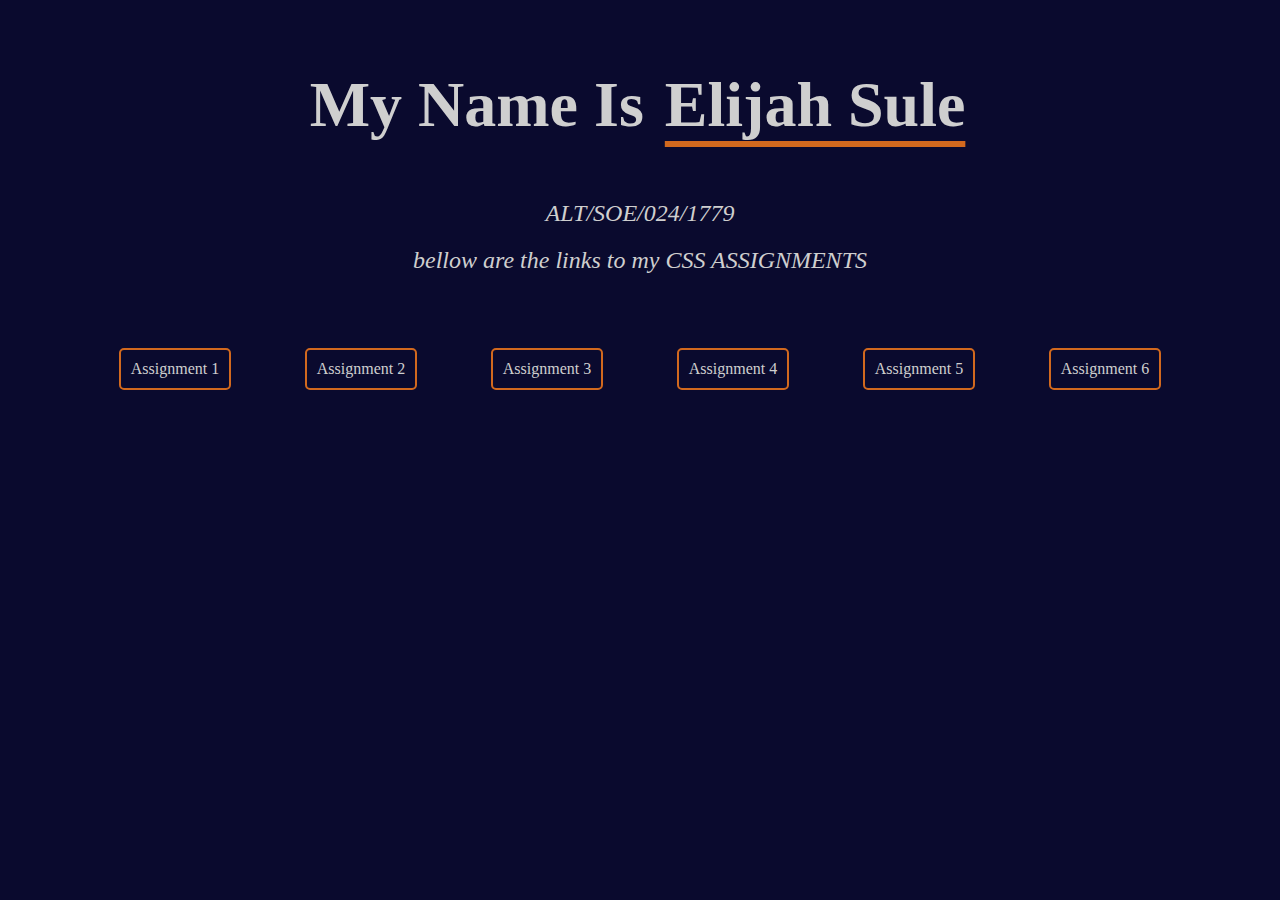
<file: index.html>
<!DOCTYPE html>
<html lang="en">
<head>
    <meta charset="UTF-8">
    <meta name="viewport" content="width=device-width, initial-scale=1.0">
    <title>Home Page</title>
    <link rel="stylesheet" href="home.css">
</head>
<body>
    <div class="home-container">
        <header>
            <h1>my name is <span class="name">elijah sule</span></h1>
        </header>
       <div class="hero">
        <p>ALT/SOE/024/1779</p>
        <P>bellow are the links to my CSS ASSIGNMENTS</P>
       </div>
        <main>
            <ul>
                <li><a href="./Assignment 1/exercise1.html">Assignment 1</a></li>
                <li><a href="./Assignment 2/exercise2.html">Assignment 2</a></li>
                <li><a href="./Assignment 3/index.html">Assignment 3</a></li>
                <li><a href="./Assignment 4/index.html">Assignment 4</a></li>
                <li><a href="./Assignment 5/index.html">Assignment 5</a></li>
                <li><a href="./Assignment 6/index.html">Assignment 6</a></li>
            </ul>
            </ul>
        </main>
    </div>
    
</body>
</html>
</file>
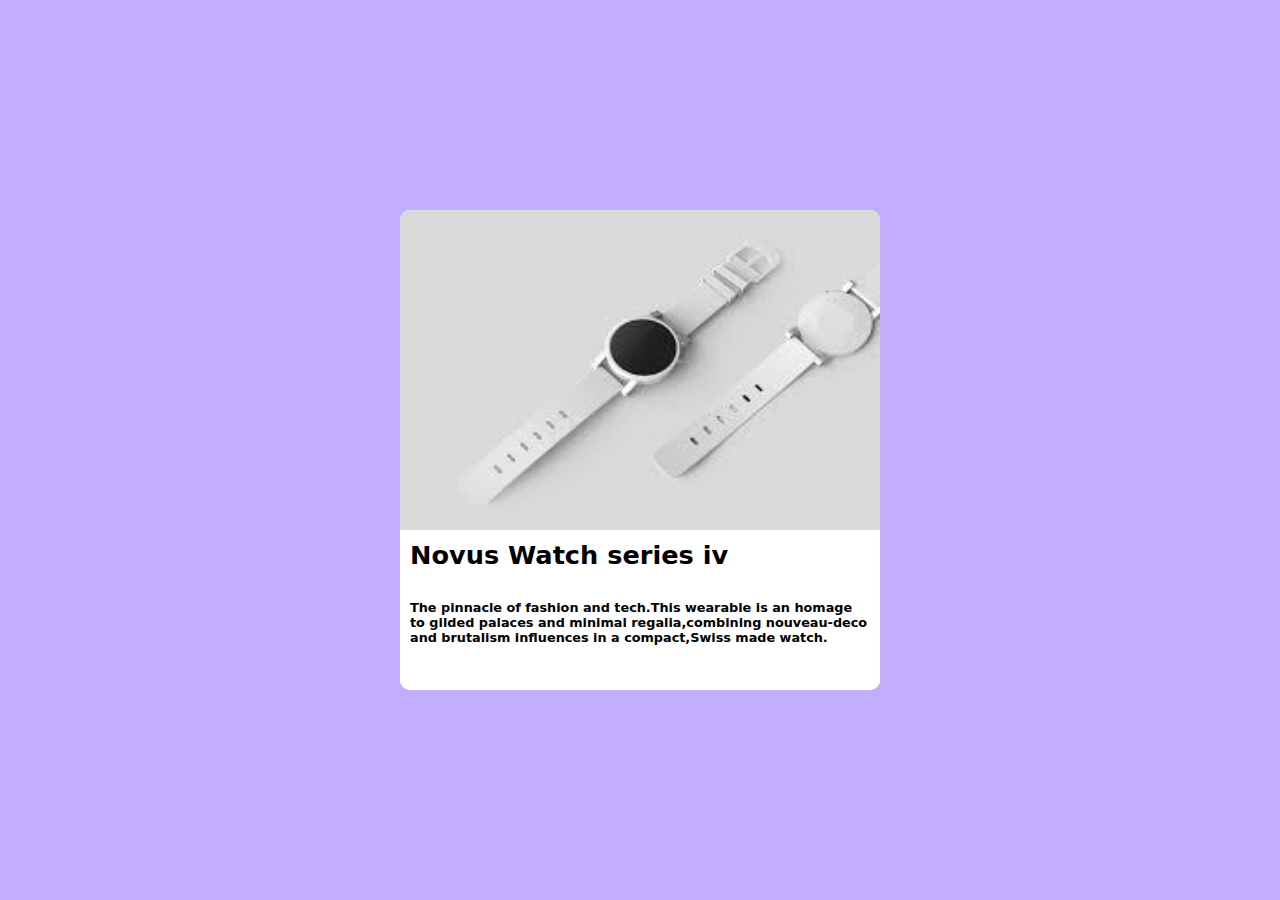
<file: Assignment 3/index.html>
<!DOCTYPE html>
<html lang="en">
<head>
    <meta charset="UTF-8">
    <meta name="viewport" content="width=device-width, initial-scale=1.0">
    <link rel="stylesheet" href="style.css">
    <title>Document</title>
</head>
<body>
  
<section id="gen-container">
    <div class="wrapper">
        
    <div class="watch">
    <img src="Asset/watch.jpg"/>
    </div>

    <div class="text">
    <h1>Novus Watch <span style="text-transform: lowercase;">Series Iv</span></h1><br><br>
    <p>The pinnacle of fashion and tech.This wearable
        is an homage to gilded palaces and minimal regalia,combining nouveau-deco and brutalism
        influences in a compact,Swiss made watch.
    </p>
    </div>
    </div>
    </section> 

</body>
</html>
</file>
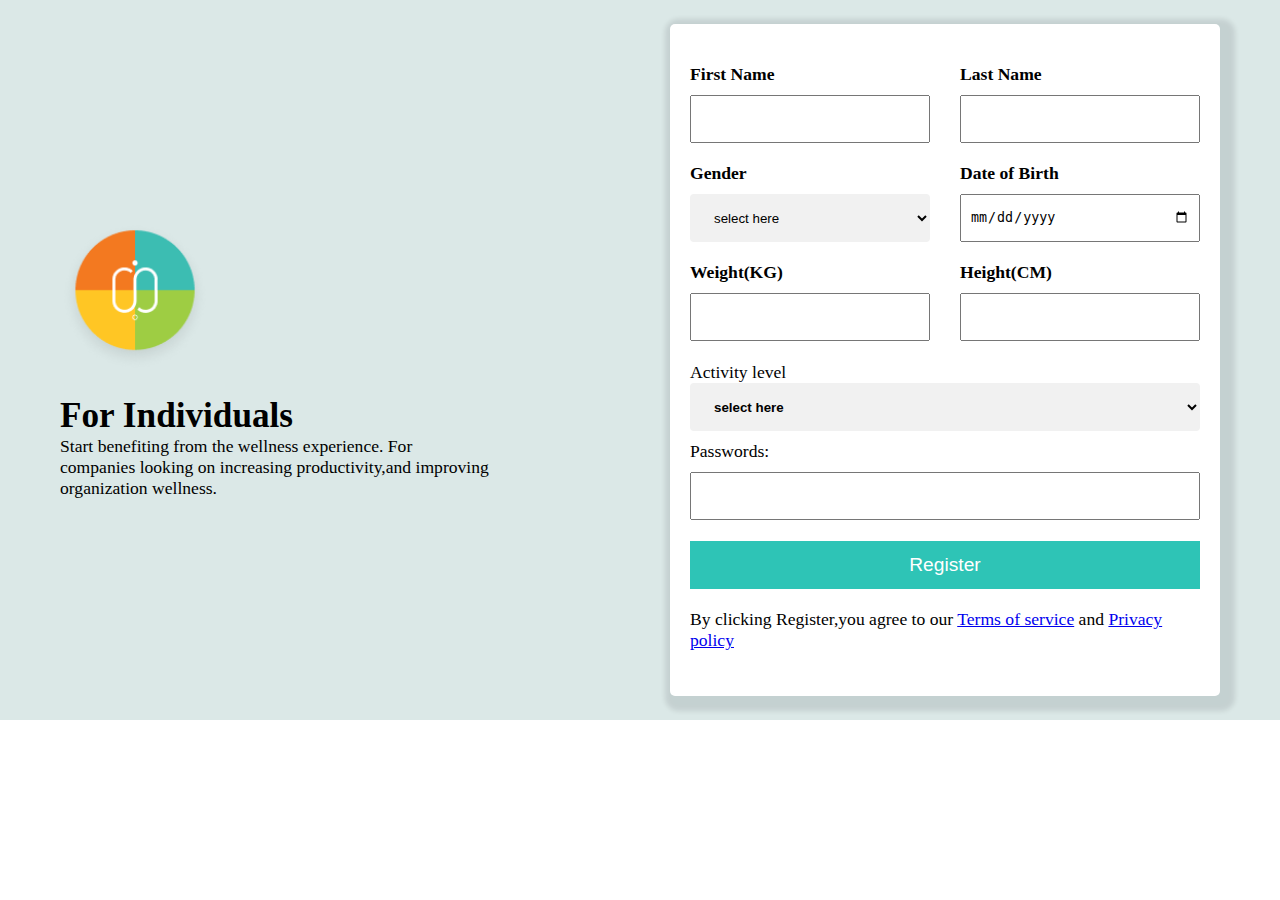
<file: Assignment 4/index.html>
<!DOCTYPE html>
<html lang="en">
<head>
    <meta charset="UTF-8">
    <meta name="viewport" content="width=device-width, initial-scale=1.0">
    <title>Web development</title>
    <link rel="stylesheet" href="style.css">
</head>
<body>
<section id="container">
    
<div class="side1">
<img src="Asset/Logo.png" width="150px">

<div class="text">
<h1>For Individuals</h1>
<p>Start benefiting from the wellness experience. For<br> companies looking on 
 increasing productivity,and improving<br> organization wellness.</p></div>
</div>

<div class="side2">
    <form action="/action_page.php">

        <div class="first-flex">
        <div class="first-name">  
        <label for="fname">First Name</label><br>
        <input type="text" id="fname" name="fname"></div>

        <div class="last-name">
        <label for="fname">Last Name</label><br>
        <input type="text" id="lname" name="lname"></div>
    </div>
    
      <div class="second-flex">
    <div class="gender">
        <label for="gender">Gender</label><br>
        <select name="gender">
        <option>select here</option>
        <option>male</option>
        <option>female</option> 
        </select><br>
   </div>

   <div class="birth">
        <label for="fname">Date of Birth</label><br>
        <input type="date" id="birth" name="birth"><br></div>
    </div>
    
    <div class="third-flex">
    <div class="weight">
        <label for="weight">Weight(KG)</label><br>
        <input type="number" id="weight" name="number" value="Enter weight here"><br></div>
    <div class="height">
        <label for="height">Height(CM)</label><br>
        <input type="number" id="number" name="number" value="Enter height here"><br><br></div>
    </div>

    <label for="activity">Activity level</label><br>
     <select name="activity">
    <option>select here</option>
    </select></br>
    <label for="password">Passwords:</label><br>
    <input type="password" id="password" name="password"><br><br>
    <button>Register</button>

 <p>By clicking Register,you agree to our <a href="#">Terms of service</a> and 
    <a href="#">Privacy policy</a></p>
      </form> 
</div>
</section>
</body>
</html>
</file>
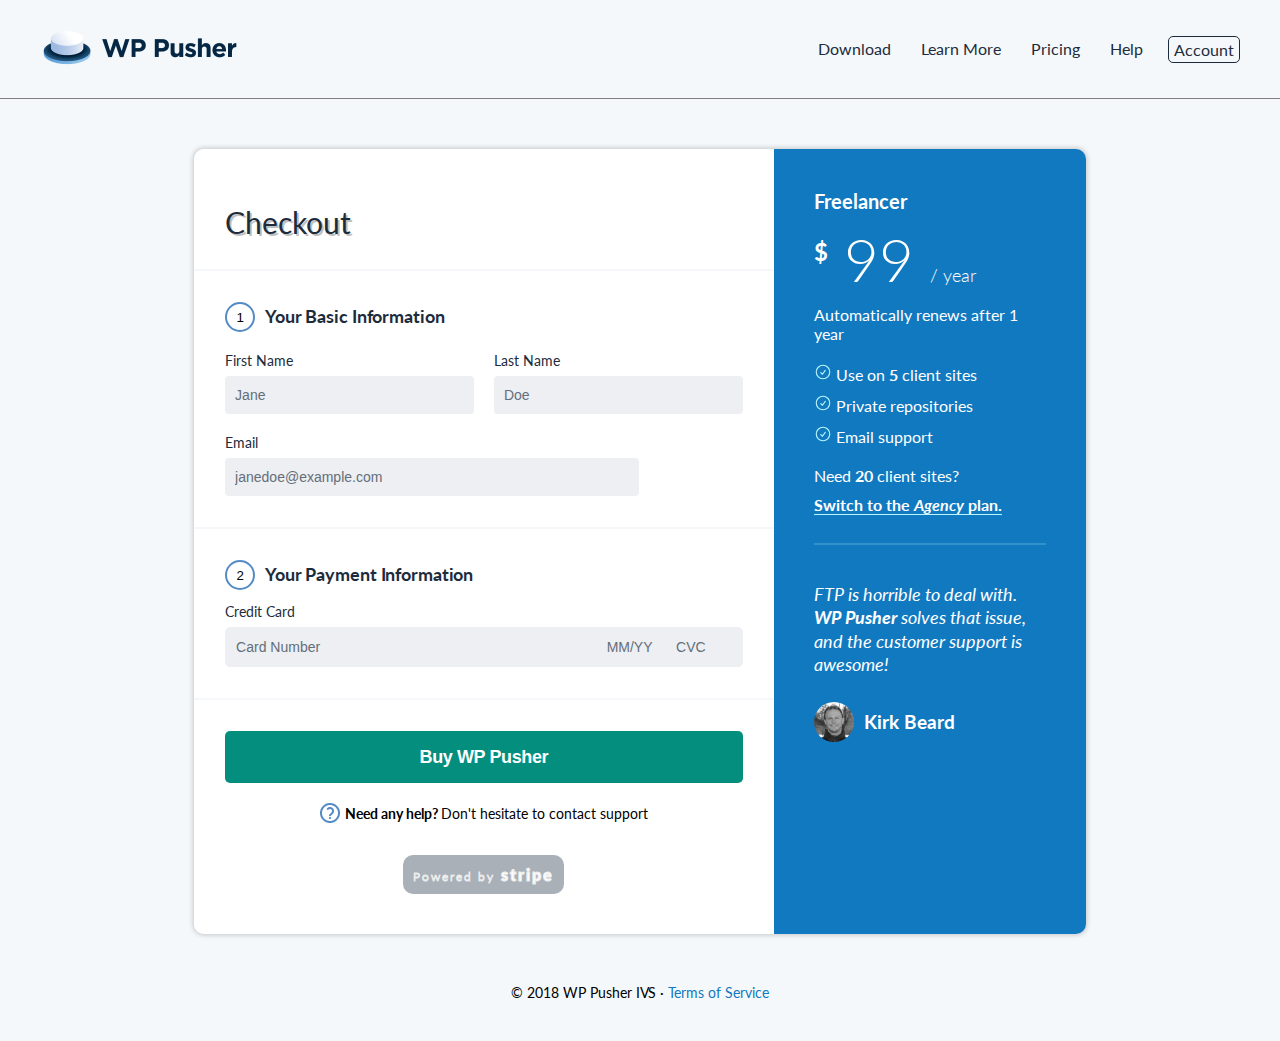
<file: Assignment 5/index.html>
<!DOCTYPE html>
<html lang="en">
  <head>
    <meta charset="UTF-8" />
    <meta name="viewport" content="width=device-width, initial-scale=1.0" />
    <title>Wp Pusher</title>
    <link rel="stylesheet" href="./styles.css" />
  </head>
  <body>
    <header class="header">
      <div>
        <a href="#">
          <img src="./assets/wppusher-logo.png" alt="Wp-pusher Logo" />
        </a>
      </div>
      <nav>
        <ul class="main-nav-links">
          <li><a href="#">Download</a></li>
          <li><a href="#">Learn More</a></li>
          <li><a href="#">Pricing</a></li>
          <li><a href="#">Help</a></li>
          <li><a class="account-btn" href="#">Account</a></li>
        </ul>
      </nav>
    </header>
    <main class="main">
      <section class="container">
        <section class="checkout-section">
          <header class="checkout-header">
            <h1 class="checkout-title">Checkout</h1>
          </header>
          <div class="in-container basic-info-container">
            <div class="line-one">
              <button class="number-btn">1</button>
              <p class="info-p">Your Basic Information</p>
            </div>
            <fieldset class="name-container">
              <div class="name-box">
                <label for="first-name">First Name</label>
                <input
                  type="text"
                  id="first-name"
                  name="f-name"
                  placeholder="Jane"
                  required
                />
              </div>
              <!-- last name -->
              <div class="name-box">
                <label for="last-name">Last Name</label>
                <input
                  type="text"
                  id="last-name"
                  name="l-name"
                  placeholder="Doe"
                  required
                />
              </div>
            </fieldset>
            <div>
              <label for="email">Email</label>
              <input
                class="email"
                type="email"
                name="email"
                id="email"
                placeholder="janedoe@example.com"
                required
              />
            </div>
          </div>

          <!-- payment information -->
          <div class="in-container">
            <div class="line-one">
              <button class="number-btn">2</button>
              <p class="info-p">Your Payment Information</p>
            </div>
            <!-- credit card -->
            <div>
              <label for="credit-card">Credit Card</label>
              <div class="credit-card-inputs">
                <input
                  type="number"
                  name="credit-card"
                  id="credit-card"
                  placeholder="Card Number"
                  required
                />
                <input
                  type="text"
                  id="expiry-date"
                  name="card-expiry"
                  placeholder="MM/YY"
                  maxlength="5"
                  required
                />
                <input
                  type="number"
                  name="cvc"
                  id="cvc"
                  placeholder="CVC"
                  maxlength="3"
                  required
                />
              </div>
            </div>
          </div>

          <!-- end -->
          <div class="in-container">
            <button class="submit-btn">Buy WP Pusher</button>

            <div class="support-text">
              <img
                class="question-mark"
                src="./assets/Mask.png"
                alt="question mark in a circle"
              />
              <p class="need-help">
                Need any help?
                <span>Don't hesitate to contact support</span>
              </p>
            </div>
          </div>
          <div class="powered-by">
            <p>
              <small>Powered by</small>
              <span>stripe</span>
            </p>
          </div>
        </section>

        <!-- part 2 -->
        <section class="freelancer-section">
          <div>
            <p class="freelance-title">Freelancer</p>
            <h2 class="freelance-price">
              <sup class="dollar-sign">$</sup>
              99
              <span class="year">/ year</span>
            </h2>
            <p>Automatically renews after 1 year</p>
          </div>

          <ul class="freelance-perks">
            <li>
              <svg
                class="icon"
                xmlns="http://www.w3.org/2000/svg"
                fill="none"
                viewBox="0 0 24 24"
                stroke-width="1.5"
                stroke="#B9F5FF"
                class="size-6"
              >
                <path
                  stroke-linecap="round"
                  stroke-linejoin="round"
                  d="M9 12.75 11.25 15 15 9.75M21 12a9 9 0 1 1-18 0 9 9 0 0 1 18 0Z"
                />
              </svg>

              <span>
                Use on
                <span class="bold-700">5</span>
                client sites
              </span>
            </li>
            <li>
              <svg
                class="icon"
                xmlns="http://www.w3.org/2000/svg"
                fill="none"
                viewBox="0 0 24 24"
                stroke-width="1.5"
                stroke="#B9F5FF"
                class="size-6"
              >
                <path
                  stroke-linecap="round"
                  stroke-linejoin="round"
                  d="M9 12.75 11.25 15 15 9.75M21 12a9 9 0 1 1-18 0 9 9 0 0 1 18 0Z"
                />
              </svg>
              <span>Private repositories</span>
            </li>
            <li>
              <svg
                class="icon"
                xmlns="http://www.w3.org/2000/svg"
                fill="none"
                viewBox="0 0 24 24"
                stroke-width="1.5"
                stroke="#B9F5FF"
                class="size-6"
              >
                <path
                  stroke-linecap="round"
                  stroke-linejoin="round"
                  d="M9 12.75 11.25 15 15 9.75M21 12a9 9 0 1 1-18 0 9 9 0 0 1 18 0Z"
                />
              </svg>
              <span>Email support</span>
            </li>
          </ul>

          <div class="plan-switch-box">
            <p class="client-p">
              Need
              <span class="bold-700">20</span>
              client sites?
            </p>
            <a href="#" class="bold-700">
              Switch to the
              <span class="agency">Agency</span>
              plan.
            </a>
          </div>

          <blockquote>
            <p class="testimonial">
              <span>FTP</span>
              is horrible to deal with.

              <span class="bold-700">WP Pusher</span>
              solves that issue, and the customer support is awesome!
            </p>

            <div class="testimonial-profile">
              <img src="./assets/Bitmap.png" alt="Kirk Beard" />
              <h3>Kirk Beard</h3>
            </div>
          </blockquote>
        </section>
      </section>
    </main>

    <footer>
      <p>
        &copy; 2018 WP Pusher IVS ·
        <a href="#">Terms of Service</a>
      </p>
    </footer>
  </body>
</html>
</file>
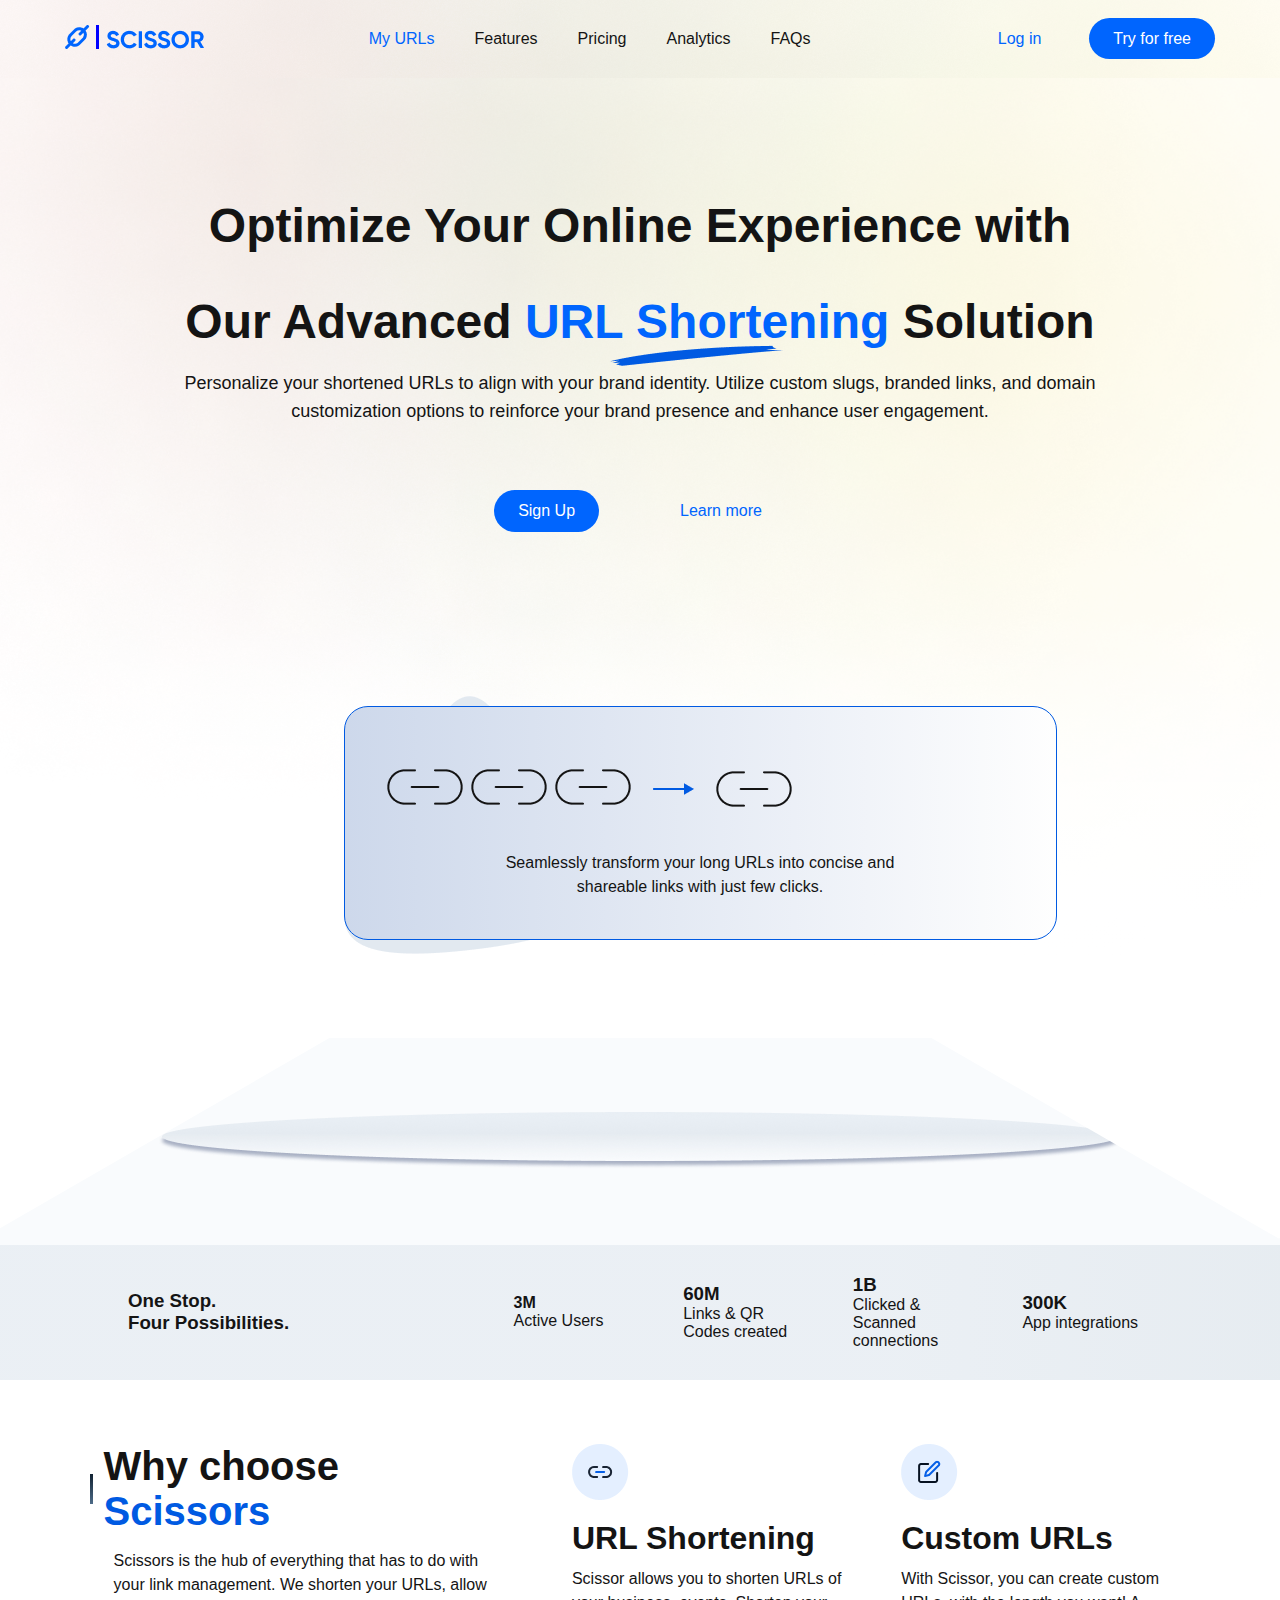
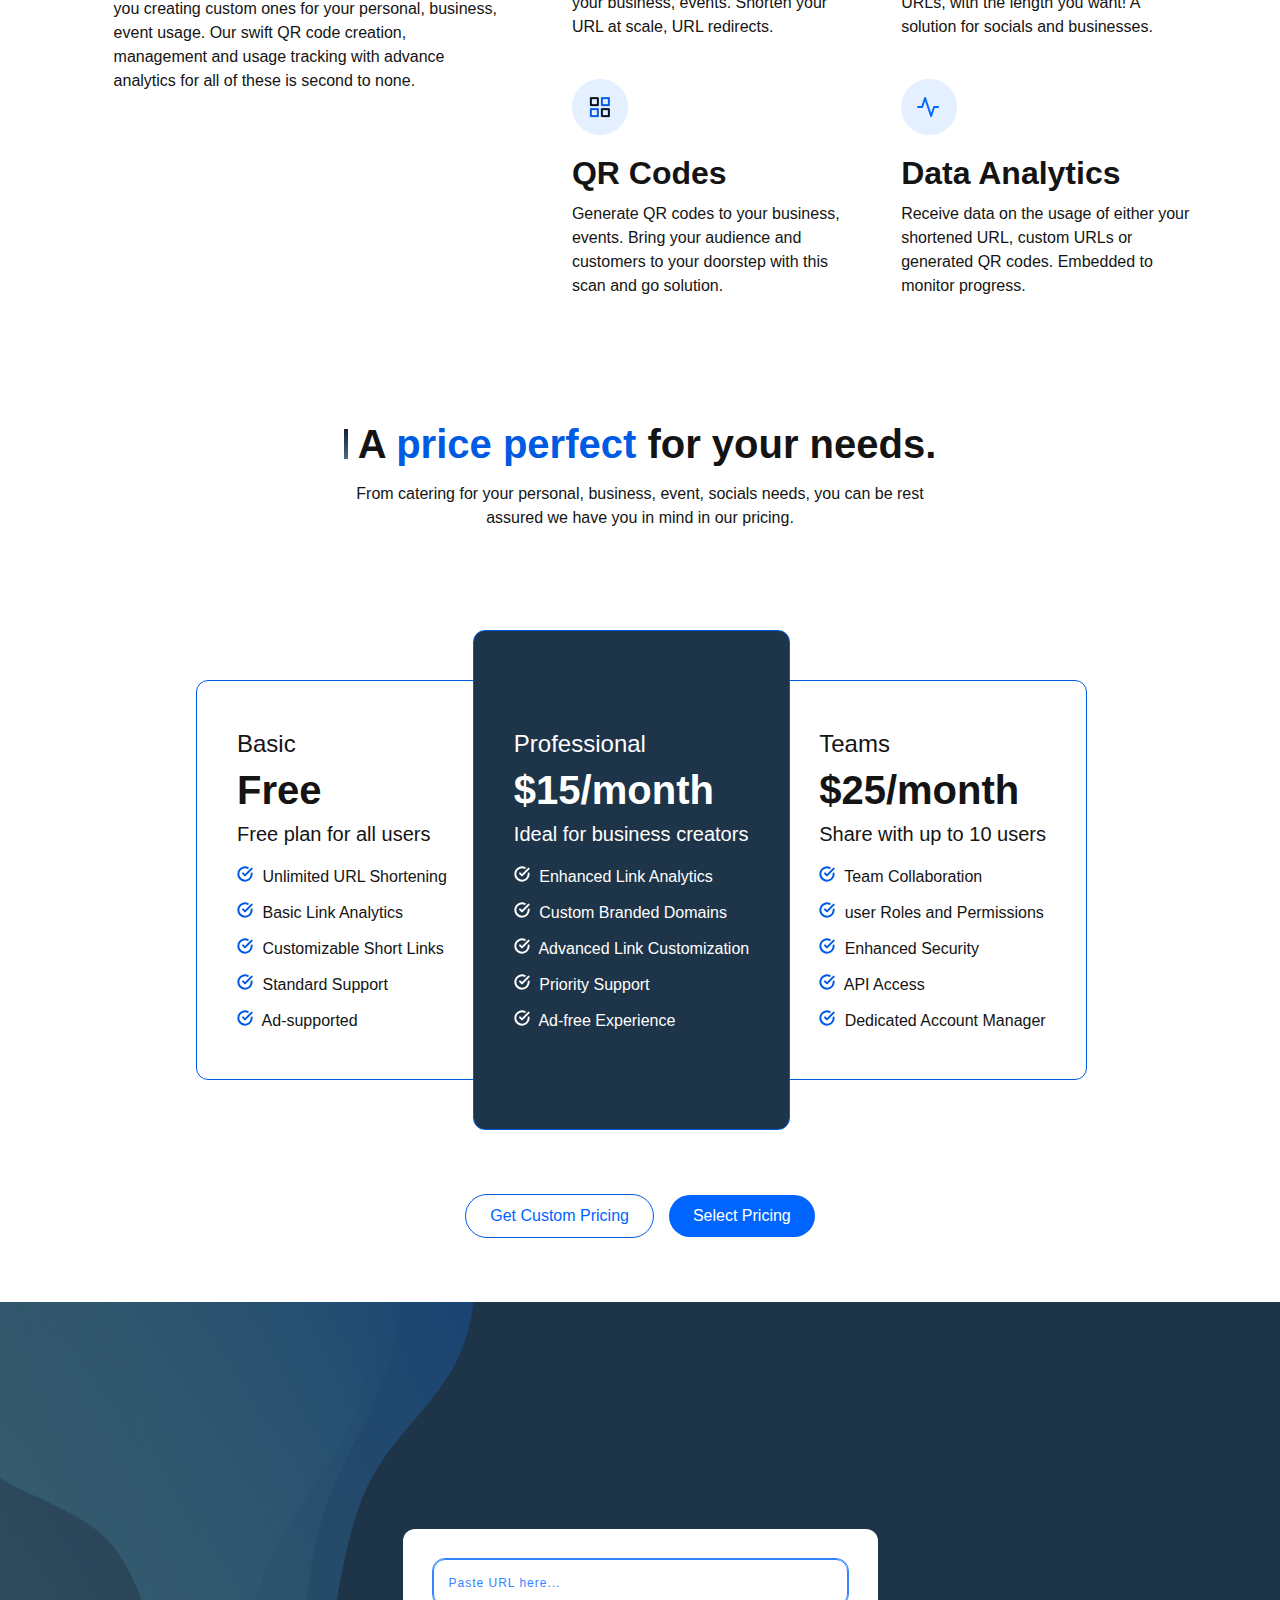
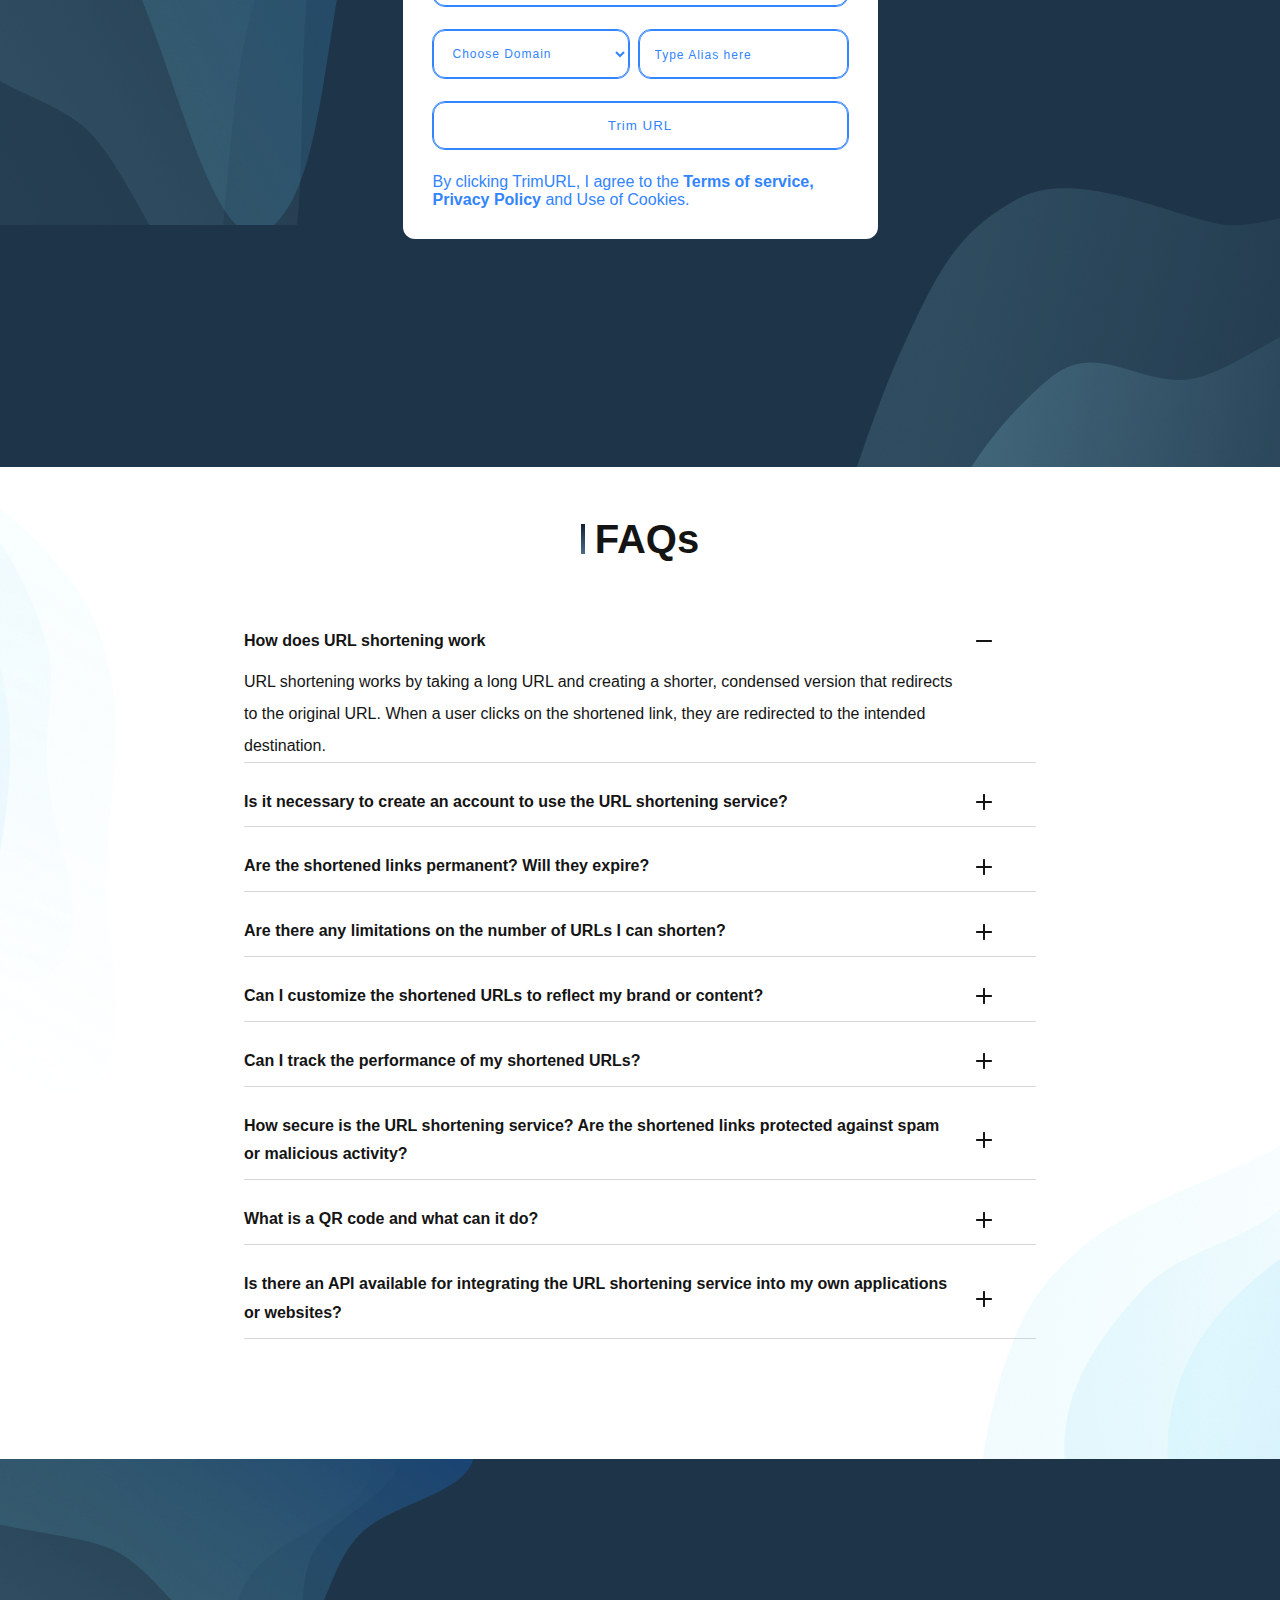
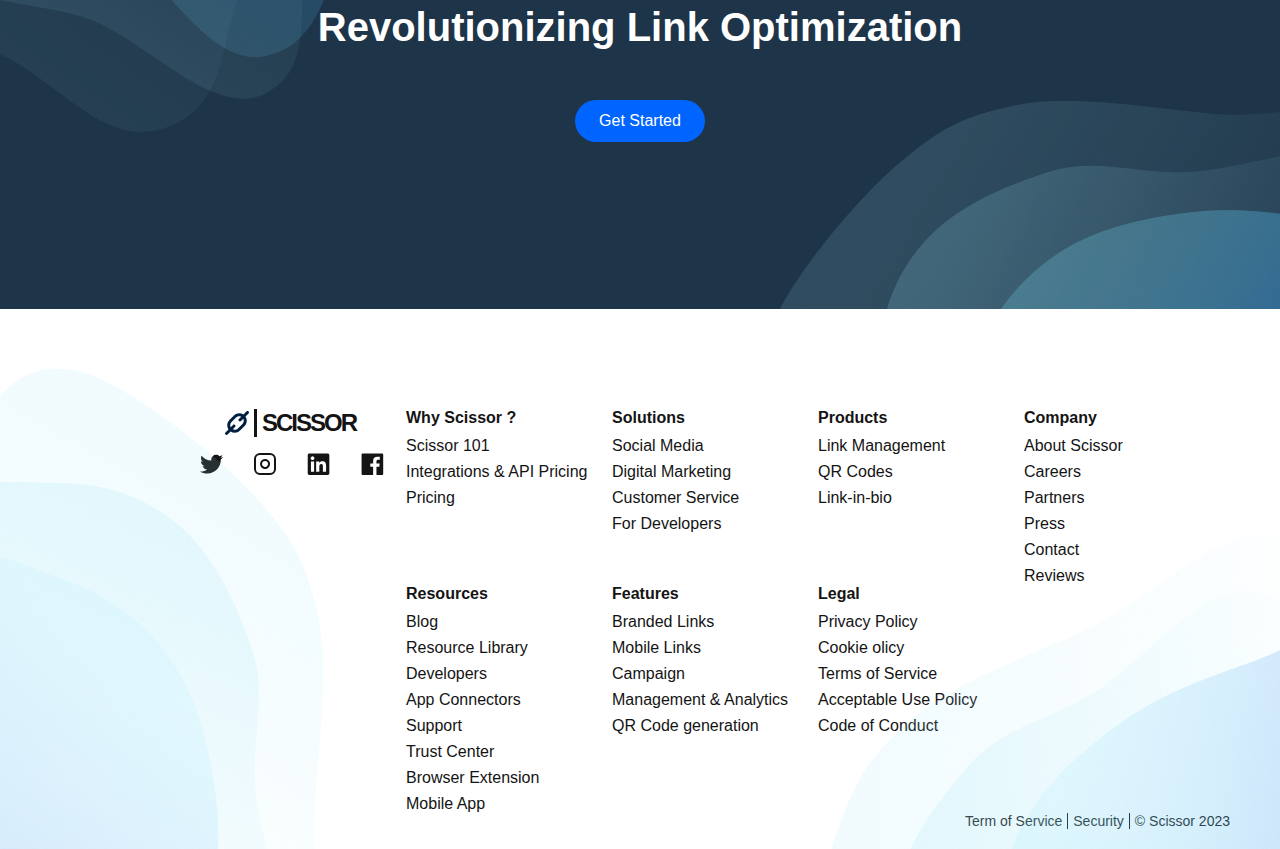
<file: Assignment 6/index.html>
<!DOCTYPE html>
<html lang="en">
  <head>
    <meta charset="UTF-8" />
    <meta name="viewport" content="width=device-width, initial-scale=1.0" />
    <title>Scissors</title>
    <link rel="stylesheet" href="./style.css" />
  </head>
  <body>
    <header class="header">
      <div class="header-container">
        <div>
          <img class="logo-icon" src="./assets/Vector.png" alt="Logo icon" />
          <img src="./assets/SCISSOR.png" alt="Scissors text" />
        </div>

        <nav>
          <ul class="main-nav-links">
            <li><a class="main-nav-link active" href="#">My URLs</a></li>
            <li><a class="main-nav-link" href="#">Features</a></li>
            <li><a class="main-nav-link" href="#">Pricing</a></li>
            <li><a class="main-nav-link" href="#">Analytics</a></li>
            <li><a class="main-nav-link" href="#">FAQs</a></li>
          </ul>
        </nav>

        <div>
          <ul class="main-cta-box">
            <li><a class="btn" href="#">Log in</a></li>
            <li><a class="cta" href="#">Try for free</a></li>
          </ul>
        </div>
      </div>
    </header>

    <main class="main">
      <div class="bg">
        <section class="hero-section">
          <div>
            <h1 class="heading-title">
              Optimize Your Online Experience with Our Advanced
              <span class="heading-span">
                URL Shortening
                <img
                  class="span-underline"
                  src="./assets/line.png"
                  alt="A line"
                />
              </span>
              Solution
            </h1>
            <p class="hero-description">
              Personalize your shortened URLs to align with your brand identity.
              Utilize custom slugs, branded links, and domain customization
              options to reinforce your brand presence and enhance user
              engagement.
            </p>
          </div>
          <div class="btn-container">
            <a class="cta" href="#">Sign Up</a>
            <a class="btn margin-left-md" href="#">Learn more</a>
          </div>
        </section>

        <section class="transform-section">
          <div class="transform-vector-box">
            <img src="./assets/Vector 2.png" alt="" />

            <div class="transform-box">
              <div>
                <div class="transform-img-container">
                  <div>
                    <img src="./assets/link.png" alt="" />
                    <img src="./assets/link.png" alt="" />
                    <img src="./assets/link.png" alt="" />
                  </div>
                  <img src="./assets/Line 7.png" alt="Forward Arrow" />
                  <img src="./assets/link.png" alt="" />
                </div>

                <p class="transform-text">
                  Seamlessly transform your long URLs into concise and shareable
                  links with just few clicks.
                </p>
              </div>
            </div>
          </div>
        </section>
      </div>
      <!-- Possibilities -->
      <section class="possibility-section container">
        <div class="ellipse-container">
          <img src="./assets/Ellipse 1.png" alt="" />
        </div>
        <!-- next -->
        <div class="possible-outcomes">
          <div>
            <h3>One Stop.</h3>
            <h3>
              Four
              <span>Possibilities.</span>
            </h3>
          </div>

          <div>
            <h4>3M</h4>
            <p>Active Users</p>
          </div>

          <div>
            <h3>60M</h3>
            <p>Links & QR Codes created</p>
          </div>

          <div>
            <h3>1B</h3>
            <p>Clicked & Scanned connections</p>
          </div>

          <div>
            <h3>300K</h3>
            <p>App integrations</p>
          </div>
        </div>
      </section>

      <section class="why-section">
        <div>
          <div class="secondary-title-container">
            <span class="black-line"></span>
            <h3 class="secondary-title">
              Why choose
              <span class="blue-text">Scissors</span>
            </h3>
          </div>
          <p class="description why-description">
            Scissors is the hub of everything that has to do with your link
            management. We shorten your URLs, allow you creating custom ones for
            your personal, business, event usage. Our swift QR code creation,
            management and usage tracking with advance analytics for all of
            these is second to none.
          </p>
        </div>
        <!-- grid container -->
        <div class="why-grid-within">
          <div>
            <div class="icon-container">
              <img src="./assets/url shortening.png" alt="icon" />
            </div>
            <h4 class="grid-title">URL Shortening</h4>
            <p class="description">
              Scissor allows you to shorten URLs of your business, events.
              Shorten your URL at scale, URL redirects.
            </p>
          </div>

          <div>
            <div class="icon-container">
              <img src="./assets/custom urls.png" alt="icon" />
            </div>
            <h3 class="grid-title">Custom URLs</h3>
            <p class="description">
              With Scissor, you can create custom URLs, with the length you
              want! A solution for socials and businesses.
            </p>
          </div>

          <div>
            <div class="icon-container">
              <img src="./assets/qr code.png" alt="icons" />
            </div>
            <h3 class="grid-title">QR Codes</h3>
            <p class="description">
              Generate QR codes to your business, events. Bring your audience
              and customers to your doorstep with this scan and go solution.
            </p>
          </div>

          <div>
            <div class="icon-container">
              <img src="./assets/data analytics.png" alt="icon" />
            </div>
            <h3 class="grid-title">Data Analytics</h3>
            <p class="description">
              Receive data on the usage of either your shortened URL, custom
              URLs or generated QR codes. Embedded to monitor progress.
            </p>
          </div>
        </div>
        <!-- </div> -->
      </section>

      <section class="price-container">
        <div class="price-header">
          <div class="secondary-title-container">
            <span class="black-line"></span>
            <h4 class="secondary-title">
              A
              <span class="blue-text">price perfect</span>
              for your needs.
            </h4>
          </div>
          <p class="description price-text-content">
            From catering for your personal, business, event, socials needs, you
            can be rest assured we have you in mind in our pricing.
          </p>
        </div>
        <!-- PRICES -->
        <div class="plans-container">
          <!-- basic -->
          <div class="plan-box plan-box-basic">
            <h6 class="plan-title">Basic</h6>
            <p class="plan-price">Free</p>
            <p class="plan-description">Free plan for all users</p>
            <ul class="plan-lists">
              <li>
                <img src="./assets/check-circle.svg" alt="blue check mark" />
                <span>Unlimited URL Shortening</span>
              </li>

              <li>
                <img src="./assets/check-circle.svg" alt="blue check mark" />
                <span>Basic Link Analytics</span>
              </li>

              <li>
                <img src="./assets/check-circle.svg" alt="blue check mark" />
                <span>Customizable Short Links</span>
              </li>

              <li>
                <img src="./assets/check-circle.svg" alt="blue check mark" />
                <span>Standard Support</span>
              </li>

              <li>
                <img src="./assets/check-circle.svg" alt="blue check mark" />
                <span>Ad-supported</span>
              </li>
            </ul>
          </div>
          <!-- professional -->
          <div class="plan-box plan-box-pro">
            <h6 class="plan-title">Professional</h6>
            <p class="plan-price">$15/month</p>
            <p class="plan-description">Ideal for business creators</p>
            <ul class="plan-lists">
              <li>
                <img
                  src="./assets/check-circle-white.svg"
                  alt="blue check mark"
                />
                <span>Enhanced Link Analytics</span>
              </li>

              <li>
                <img
                  src="./assets/check-circle-white.svg"
                  alt="blue check mark"
                />
                <span>Custom Branded Domains</span>
              </li>

              <li>
                <img
                  src="./assets/check-circle-white.svg"
                  alt="blue check mark"
                />
                <span>Advanced Link Customization</span>
              </li>

              <li>
                <img
                  src="./assets/check-circle-white.svg"
                  alt="blue check mark"
                />
                <span>Priority Support</span>
              </li>

              <li>
                <img
                  src="./assets/check-circle-white.svg"
                  alt="blue check mark"
                />
                <span>Ad-free Experience</span>
              </li>
            </ul>
          </div>
          <!-- teams -->
          <div class="plan-box plan-box-teams">
            <h6 class="plan-title">Teams</h6>
            <p class="plan-price">$25/month</p>
            <p class="plan-description">Share with up to 10 users</p>
            <ul class="plan-lists">
              <li>
                <img src="./assets/check-circle.svg" alt="blue check mark" />
                <span>Team Collaboration</span>
              </li>

              <li>
                <img src="./assets/check-circle.svg" alt="blue check mark" />
                <span>user Roles and Permissions</span>
              </li>

              <li>
                <img src="./assets/check-circle.svg" alt="blue check mark" />
                <span>Enhanced Security</span>
              </li>

              <li>
                <img src="./assets/check-circle.svg" alt="blue check mark" />
                <span>API Access</span>
              </li>

              <li>
                <img src="./assets/check-circle.svg" alt="blue check mark" />
                <span>Dedicated Account Manager</span>
              </li>
            </ul>
          </div>
        </div>
        <!-- buttons -->
        <div class="btn-container">
          <a class="btn btn-trans" href="#">Get Custom Pricing</a>
          <a class="cta" href="#">Select Pricing</a>
        </div>
      </section>

      <!-- Trim URL Section -->
      <section class="form-section">
        <form class="form" action="#">
          <input type="url" placeholder="Paste URL here..." />
          <fieldset>
            <select name="" id="">
              <option value="">Choose Domain</option>
            </select>

            <input type="text" placeholder="Type Alias here" />
          </fieldset>

          <input type="submit" value="Trim URL" />
          <p class="form-condition">
            By clicking TrimURL, I agree to the
            <a href="#">Terms of service,</a>
            <a href="#">Privacy Policy</a>
            and Use of Cookies.
          </p>
        </form>
        <div>
          <img
            class="bg-top-left"
            src="./assets/background img/form-bg-l-1.png"
            alt="background img"
          />
          <img
            class="bg-top-left"
            src="./assets/background img/form-bg-l-2.png"
            alt="background img"
          />
          <img
            class="bg-top-left"
            src="./assets/background img/form-bg-l-3.png"
            alt="background img"
          />
          <img
            class="bg-right"
            src="./assets/background img/form-bg-r-1.png"
            alt="background img"
          />
          <img
            class="bg-right"
            src="./assets/background img/form-bg-r-2.png"
            alt="background img"
          />
        </div>
      </section>

      <!-- FAQs Section -->
      <section class="faq-section">
        <div class="secondary-title-container faq-c">
          <span class="black-line"></span>
          <h4 class="secondary-title faq-title">FAQs</h4>
        </div>
        <div class="faq-accordion">
          <details class="details" open>
            <summary class="summary">
              <span>How does URL shortening work</span>

              <img class="plus" src="./assets/plus.png" alt="plus icon" />
              <img class="minus" src="./assets/minus.png" alt="minus icon" />
            </summary>

            <p>
              URL shortening works by taking a long URL and creating a shorter,
              condensed version that redirects to the original URL. When a user
              clicks on the shortened link, they are redirected to the intended
              destination.
            </p>
          </details>

          <details class="details">
            <summary class="summary">
              <span>
                Is it necessary to create an account to use the URL shortening
                service?
              </span>
              <img class="plus" src="./assets/plus.png" alt="plus icon" />
              <img class="minus" src="./assets/minus.png" alt="minus icon" />
            </summary>

            <p>
              While you can use basic URL shortening without an account,
              creating an account gives you access to additional features such
              as link history, analytics, and custom URLs.
            </p>
          </details>

          <details class="details">
            <summary class="summary">
              <span>Are the shortened links permanent? Will they expire?</span>
              <img class="plus" src="./assets/plus.png" alt="plus icon" />
              <img class="minus" src="./assets/minus.png" alt="minus icon" />
            </summary>

            <p>
              Our shortened links do not expire by default. They will remain
              active as long as our service is operational. However, users with
              accounts have the option to set expiration dates for their links
              if desired.
            </p>
          </details>

          <details class="details">
            <summary class="summary">
              <span>
                Are there any limitations on the number of URLs I can shorten?
              </span>
              <img class="plus" src="./assets/plus.png" alt="plus icon" />
              <img class="minus" src="./assets/minus.png" alt="minus icon" />
            </summary>
            <p>
              Free users can shorten a limited number of URLs per day. Premium
              users enjoy higher or unlimited URL shortening capabilities,
              depending on their subscription plan.
            </p>
          </details>

          <details class="details">
            <summary class="summary">
              <span>
                Can I customize the shortened URLs to reflect my brand or
                content?
              </span>
              <img class="plus" src="./assets/plus.png" alt="plus icon" />
              <img class="minus" src="./assets/minus.png" alt="minus icon" />
            </summary>

            <p>
              Yes, you can customize the shortened URLs to reflect your brand or
              content. Our link shortening services allow you to create branded
              short links, often using your domain name as a base.
            </p>
          </details>

          <details class="details">
            <summary class="summary">
              <span>Can I track the performance of my shortened URLs?</span>
              <img class="plus" src="./assets/plus.png" alt="plus icon" />
              <img class="minus" src="./assets/minus.png" alt="minus icon" />
            </summary>
            <p>
              Yes, our link shortening services offer robust analytics tools to
              track the performance of your shortened URLs. You can gain
              insights into click-through rates, geographic traffic, and other
              key metrics to optimize your marketing campaigns.
            </p>
          </details>

          <details class="details">
            <summary class="summary">
              <span>
                How secure is the URL shortening service? Are the shortened
                links protected against spam or malicious activity?
              </span>
              <img class="plus" src="./assets/plus.png" alt="plus icon" />
              <img class="minus" src="./assets/minus.png" alt="minus icon" />
            </summary>
            <p>
              Our reputable link shortening services proritize security and
              implement measures to protect your links and user data. They often
              employ advanced security protocols to prevent spam, malware, and
              phishing attacks.
            </p>
          </details>

          <details class="details">
            <summary class="summary">
              <span>What is a QR code and what can it do?</span>
              <img class="plus" src="./assets/plus.png" alt="plus icon" />
              <img class="minus" src="./assets/minus.png" alt="minus icon" />
            </summary>
            <p>
              A QR code (Quick Response code) is a type of two-dimensional
              barcode that can be scanned by a smartphone camera. When scanned,
              it typically directs the user to a website, downloads an app, or
              displays specific information.
            </p>
          </details>

          <details class="details">
            <summary class="summary">
              <span>
                Is there an API available for integrating the URL shortening
                service into my own applications or websites?
              </span>
              <img class="plus" src="./assets/plus.png" alt="plus icon" />
              <img class="minus" src="./assets/minus.png" alt="minus icon" />
            </summary>
            <p>
              Yes, our URL shortening services offer APIs that you can integrate
              into your own applications or websites.
            </p>
          </details>
        </div>

        <div>
          <img
            class="bg-top-left"
            src="./assets/background img/faq-bg-l-1.png"
            alt="background img"
          />
          <img
            class="bg-top-left"
            src="./assets/background img/faq-bg-l-2.png"
            alt="background img"
          />
          <img
            class="bg-top-left"
            src="./assets/background img/faq-bg-l-3.png"
            alt="background img"
          />
          <img
            class="bg-right"
            src="./assets/background img/faq-bg-r-1.png"
            alt="background img"
          />
          <img
            class="bg-right"
            src="./assets/background img/faq-bg-r-2.png"
            alt="background img"
          />
          <img
            class="bg-right"
            src="./assets/background img/faq-bg-r-3.png"
            alt="background img"
          />
        </div>
      </section>

      <!-- revolution -->
      <section class="revolution-section">
        <h4 class="revo-title">Revolutionizing Link Optimization</h4>
        <a class="cta" href="#">Get Started</a>

        <div>
          <img
            class="bg-right"
            src="./assets/background img/revo-bg-r-1.png"
            alt="background img"
          />
          <img
            class="bg-right"
            src="./assets/background img/revo-bg-r-2.png"
            alt="background img"
          />
          <img
            class="bg-right"
            src="./assets/background img/revo-bg-r-3.png"
            alt="background img"
          />
          <img
            class="bg-top-left"
            src="./assets/background img/revo-bg-l-1.png"
            alt="background img"
          />
          <img
            class="bg-top-left"
            src="./assets/background img/revo-bg-l-2.png"
            alt="background img"
          />
          <img
            class="bg-top-left"
            src="./assets/background img/revo-bg-l-3.png"
            alt="background img"
          />
        </div>
      </section>
    </main>
    <footer class="footer">
      <div class="footer-grid">
        <div class="f-logo-block">
          <div class="f-logo-box">
            <svg
              width="24"
              height="24"
              viewBox="0 0 24 24"
              fill="none"
              xmlns="http://www.w3.org/2000/svg"
            >
              <path
                d="M23.5606 0.439381C22.9748 -0.14646 22.0167 -0.14646 21.4308 0.439381L18.3778 3.49483C17.1269 2.66275 15.6915 2.24971 14.25 2.24971C12.331 2.24971 10.3872 2.98219 8.94718 4.44691L4.44716 8.94716C1.88083 11.5106 1.56451 15.4747 3.4922 18.384L0.439382 21.4394C-0.146461 22.0253 -0.146461 22.9745 0.439382 23.5606C0.732424 23.8536 1.11619 24 1.49995 24C1.88395 24 2.26747 23.8536 2.56051 23.5606L5.61333 20.5051C6.86445 21.3372 8.30854 21.7502 9.74999 21.7502C11.6441 21.7502 13.5878 21.0178 15.0528 19.553L19.5442 15.053C22.1105 12.4893 22.4269 8.52524 20.4989 5.61595L23.5606 2.56051C24.1465 1.97466 24.1465 1.02522 23.5606 0.439381ZM18.7412 9.74996C18.7412 10.9512 18.2724 12.0821 17.4231 12.9317L12.9317 17.4317C12.0792 18.2813 10.9265 18.75 9.74999 18.75C9.0703 18.75 8.4199 18.5832 7.8223 18.2988L10.0358 16.0605C10.6217 15.4747 10.6217 14.5255 10.0358 13.9394C9.47471 13.3536 8.5255 13.3536 7.93966 13.9394L5.70141 16.1777C5.41437 15.5829 5.25021 14.9325 5.25021 14.25C5.25021 13.0488 5.71893 11.9179 6.56853 11.0683L11.0436 6.56828C11.8932 5.71867 13.0488 5.24995 14.25 5.24995C14.9297 5.24995 15.577 5.41675 16.1748 5.70115L13.8926 7.9862C13.3068 8.57204 13.3068 9.52124 13.8926 10.1073C14.1857 10.4004 14.5692 10.5468 14.9532 10.5468C15.3341 10.5468 15.7179 10.4004 16.0107 10.1073L18.2902 7.82228C18.577 8.41676 18.7412 9.0674 18.7412 9.74996Z"
                fill="#001F3F"
              />
            </svg>

            <span class="scissor-text">SCISSOR</span>
          </div>

          <div class="footer-social-links">
            <img src="./assets/twitter.svg" alt="Twitter icon" />
            <img src="./assets/instagram.svg" alt="Instagram icon" />
            <img src="./assets/linkedin.svg" alt="linkedin icon" />
            <img src="./assets/i.fi-social-facebook.svg" alt="facebook icon" />
          </div>
        </div>

        <!-- why -->
        <div>
          <h6 class="f-heading">Why Scissor ?</h6>
          <ul class="f-useful-info">
            <li>Scissor 101</li>
            <li>Integrations & API Pricing</li>
            <li>Pricing</li>
          </ul>
        </div>

        <!-- solution -->
        <div>
          <h6 class="f-heading">Solutions</h6>
          <ul class="f-useful-info">
            <li>Social Media</li>
            <li>Digital Marketing</li>
            <li>Customer Service</li>
            <li>For Developers</li>
          </ul>
        </div>
        <!-- products -->
        <div>
          <h6 class="f-heading">Products</h6>
          <ul class="f-useful-info">
            <li>Link Management</li>
            <li>QR Codes</li>
            <li>Link-in-bio</li>
          </ul>
        </div>
        <!-- company -->
        <div>
          <h6 class="f-heading">Company</h6>
          <ul class="f-useful-info">
            <li>About Scissor</li>
            <li>Careers</li>
            <li>Partners</li>
            <li>Press</li>
            <li>Contact</li>
            <li>Reviews</li>
          </ul>
        </div>

        <!-- resources -->
        <div>
          <h6 class="f-heading">Resources</h6>
          <ul class="f-useful-info">
            <li>Blog</li>
            <li>Resource Library</li>
            <li>Developers</li>
            <li>App Connectors</li>
            <li>Support</li>
            <li>Trust Center</li>
            <li>Browser Extension</li>
            <li>Mobile App</li>
          </ul>
        </div>
        <!-- features -->
        <div>
          <h6 class="f-heading">Features</h6>
          <ul class="f-useful-info">
            <li>Branded Links</li>
            <li>Mobile Links</li>
            <li>Campaign</li>
            <li>Management & Analytics</li>
            <li>QR Code generation</li>
          </ul>
        </div>

        <!-- legal -->
        <div>
          <h6 class="f-heading">Legal</h6>
          <ul class="f-useful-info">
            <li>Privacy Policy</li>
            <li>Cookie olicy</li>
            <li>Terms of Service</li>
            <li>Acceptable Use Policy</li>
            <li>Code of Conduct</li>
          </ul>
        </div>
      </div>

      <div class="f-extra">
        <ul>
          <li><a href="#">Term of Service</a></li>
          <li class="security">Security</li>
          <li>&copy; Scissor 2023</li>
        </ul>
      </div>
      <div>
        <img
          class="footer-left"
          src="./assets/background img/footer-bg-l-one.png"
          alt="background img"
        />
        <img
          class="footer-left"
          src="./assets/background img/footer-l-two.png"
          alt="background img"
        />
        <img
          class="footer-left"
          src="./assets/background img/footer-l-three.png"
          alt="background img"
        />
        <img
          class="bg-right"
          src="./assets/background img/footer-bg-r-one.png"
          alt="background img"
        />
        <img
          class="bg-right"
          src="./assets/background img/footer-bg-r-two.png"
          alt="background img"
        />
        <img
          class="bg-right"
          src="./assets/background img/footer-bg-r-three.png"
          alt="background img"
        />
      </div>
    </footer>
  </body>
</html>
</file>
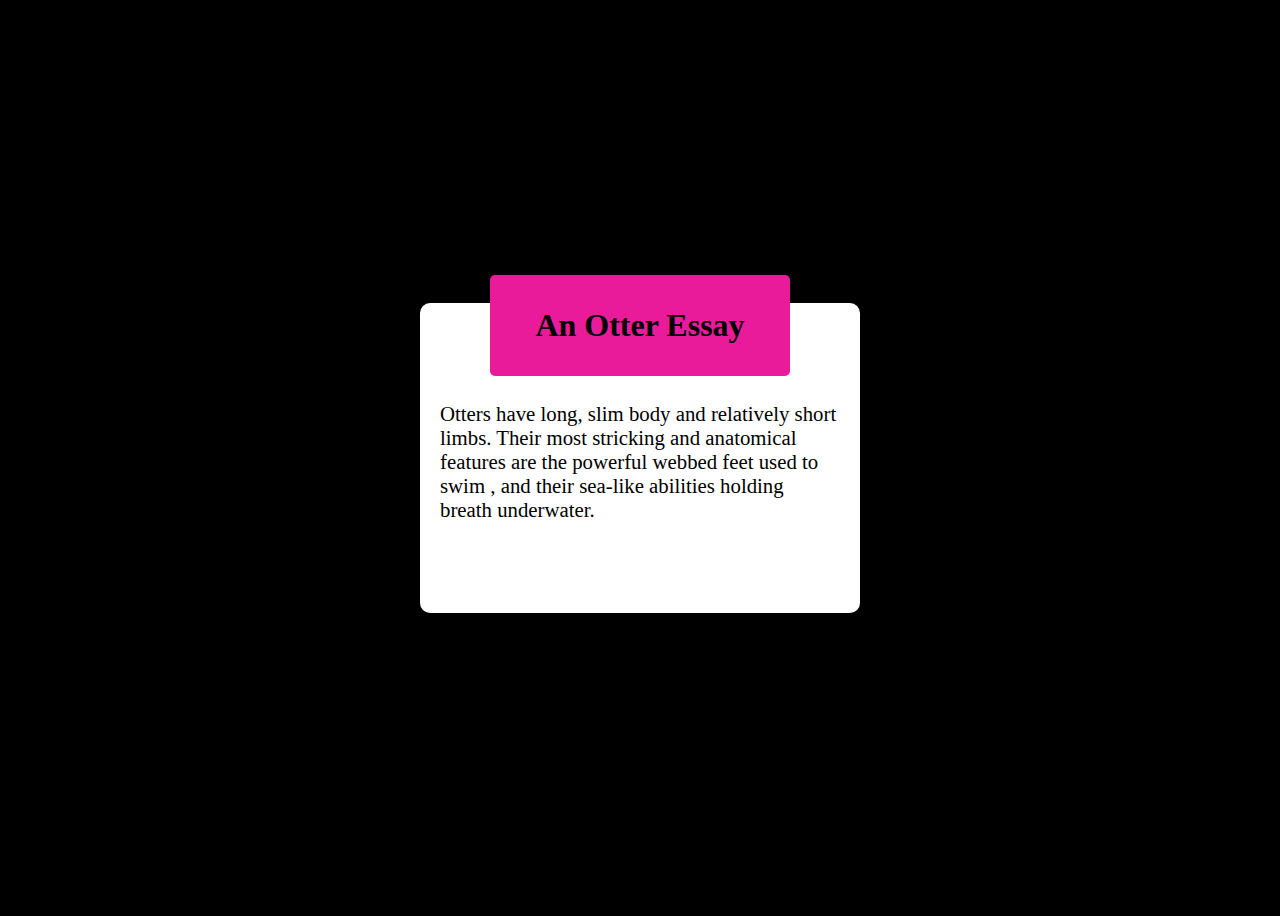
<file: Assignment 1/exercise1.html>
<!DOCTYPE html>
<html lang="en">
<head>
    <meta charset="UTF-8">
    <meta name="viewport" content="width=device-width, initial-scale=1.0">
    <title>Document</title>
    <link rel="stylesheet" href="exercise1.css">
</head>
<body>
    <div class="parent-container">
        <div class="sibling-container">
            <p>An Otter Essay</p>
        </div>
        <p>Otters have long, slim body and relatively short limbs. Their most stricking and anatomical features are the powerful webbed feet  used to swim , and their sea-like abilities holding breath underwater.</p>
    </div>
</body>
</html>
</file>
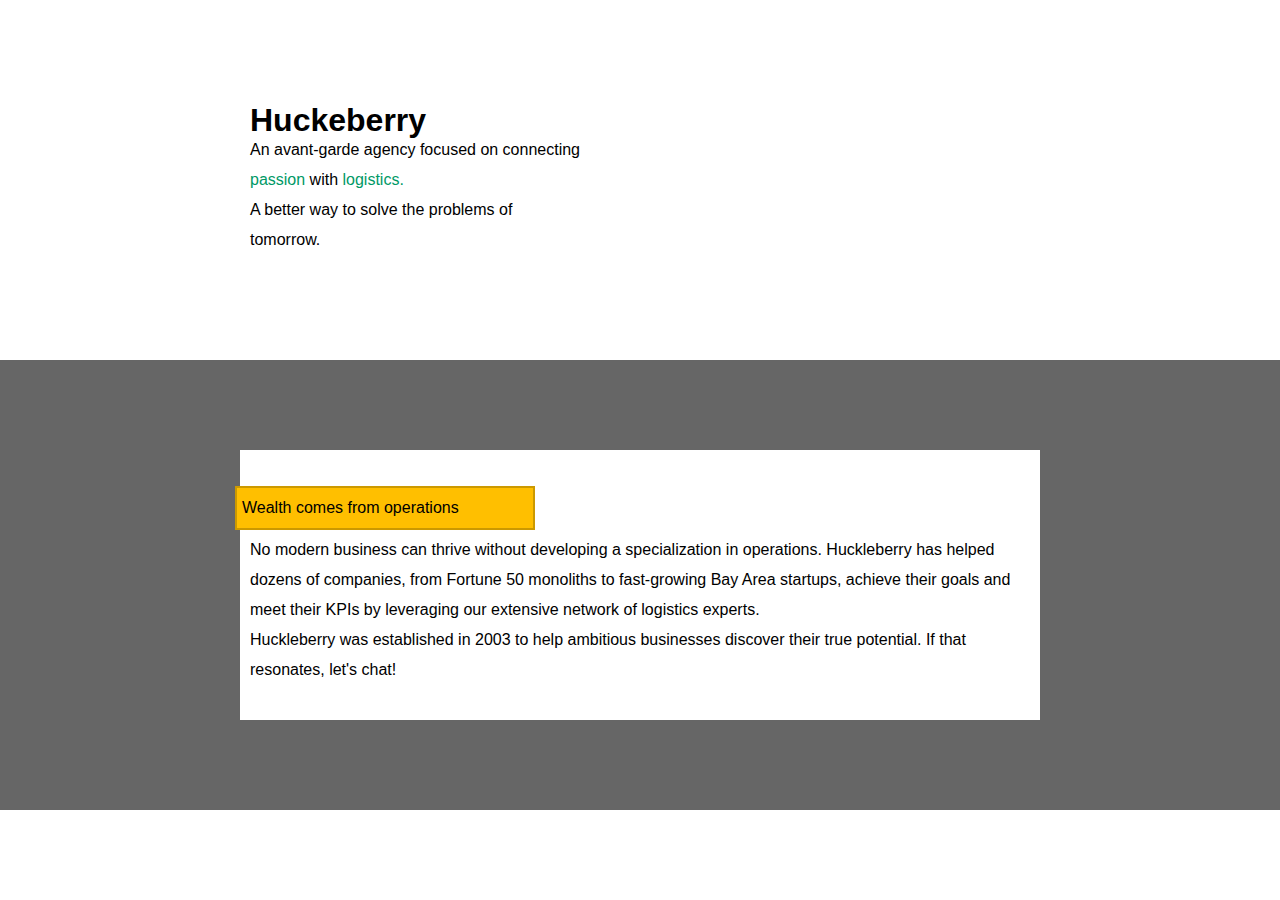
<file: Assignment 2/exercise2.html>
<!DOCTYPE html>
<html lang="en">
<head>
    <meta charset="UTF-8">
    <meta name="viewport" content="width=device-width, initial-scale=1.0">
    <title>Document</title>
    <link rel="stylesheet" href="exercise2.css">
</head>
<body>
    <div class="hero-sec">
        <div class="content">
            <h1>Huckeberry</h1>
            <p>An avant-garde agency focused on connecting<br> <span>passion</span> with <span>logistics.</span></p>
            <p>A better way to solve the problems of<br> tomorrow.</p>
        </div>
    </div>
    <main>
        <div class="main-content">
            <div class="title">
                Wealth comes from operations
            </div>
            <p>No modern business can thrive without developing a specialization in operations. Huckleberry has helped dozens of companies, from Fortune 50 monoliths to fast-growing Bay Area startups, achieve their goals and meet their KPIs by leveraging our extensive network of logistics experts.</p>
            <p>Huckleberry was established in 2003 to help ambitious businesses discover their true potential. If that resonates, let's chat!</p>
        </div>
    </main>
    
</body>
</html>
</file>
<file: home.css>
*{
    box-sizing: border-box;
    margin: 0;
    padding: 0;
    outline: none;
    list-style: none;
    text-decoration: none;
}
.home-container{
    min-height: 100vh;
    width: 100%;
    padding: 20px;
    background-color: #0a0a2e;
}
header{
    width: 90%;
    margin: 3rem auto;
    color: #cfcfcf;
    text-transform: capitalize;
    font-size: 2rem;
    display: flex;
    align-items: center;
    justify-content: center;
    flex-direction: column;
}
.name{
    padding: 5px;
    text-decoration: underline;
    text-decoration-color: chocolate;
    text-underline-offset: 15px;
}
.hero{
    width: 90%;
    margin: 3rem auto;
    display: flex;
    align-items: center;
    justify-content: center;
    flex-direction: column;
}
.hero p{
    margin: 10px 0;
    font-size: 1.5rem;
    color:#cfcfcf;
    font-style: italic;
}
main{
    width: 90%;
    margin: 3rem auto;
}
main ul{
    display: flex;
    flex-wrap: wrap;
    justify-content: space-around;
    list-style-type: none;
   
}
main ul li{
    padding: 10px;
    margin: 1rem;
    border: 2px solid chocolate;
    border-radius: 5px;
    
}
main ul li a{
    color: #cfcfcf;
}
/* media q */

@media screen and (max-width: 768px){
    .home-container{
        padding: 10px;
    }
    header{
        font-size: 1.8rem;
    }
    .hero{
        text-align: center;
    }
    main ul{
        flex-direction: column;
        align-items: center;
    }
}
</file>
<file: Assignment 3/style.css>
*{
    margin:0;
    padding:0;
    box-sizing: border-box;
    font-family: "PT Serif", ui-sans-serif, system-ui,Helvetica Neue, Arial, Noto Sans,
     sans-serif, "Apple Color Emoji","Segoe UI Emoji", Segoe UI Symbol, "Noto Color Emoji";
    }
#gen-container{
    background-color:rgba(153, 119, 255,0.6); 
    color:white;
    min-height: 100vh;
    width:100%; 
    display: flex;
    justify-content: center;
    align-items: center;
    flex-direction: column;
    padding: 10px;
} 
.wrapper{
    width: 30rem;
    min-height:40vh;
    border-radius:10px;
    background-color: white;
} 
.watch{
    width:100%;
    height:20rem;
    margin:auto;
    object-fit:cover;
}
img{
width: 100%;
height: 100%;
border-top-left-radius: 10px;
border-top-right-radius: 10px;
}
.text{
    width:100%;
    min-height:10rem;
    background-color: white;
    color:black;
    font-size:0.80rem;
    padding:10px;
    font-weight: bold;
    border-bottom-right-radius: 10px;
    border-bottom-left-radius: 10px;

}

@media screen and (max-width: 768px){
    .wrapper{
        width:70%;
    } 
}

@media screen and (max-width: 600px){
    .wrapper{
        width:90%;
    } 
}

@media screen and (max-width: 480px){
    .wrapper{
        width:100%;
    }
}
</file>
<file: Assignment 4/style.css>
*{
margin:0;
padding:0;
box-sizing: border-box;
}

#container{
background-color:rgb(219, 232, 231);
color:black;
display:flex;
flex-direction:row;
justify-content:space-evenly;
align-items:center;
height:45rem;

}
.side1{
  width:40%;
  min-width:550px;
  display:flex;
  flex-direction:column;
  justify-content: space-between;
  align-items:flex-start;
  gap:20px;
  font-size:1.1rem;
}
.side2{
background-color: white;
box-shadow:5px 5px 5px 10px #0408131A;
height:42rem;
width: 40%;
min-width:550px;
border-radius:5px;
padding:20px;
font-size: 1.1rem;
}

input[type=text] {
width:100%;
padding:8px 0px;
margin-top:10px;
height:3rem; 
}

input[type=password] {
width: 100%;
padding:8px 20px;
margin-top:10px;
box-sizing: border-box;
height: 3rem;
}

select[name=gender]{
  width:100%;
  height:3rem;
  padding:8px 20px;
  border:none;
  border-radius:4px;
  background-color: #f1f1f1;
  margin-top:10px;
}
input[type=date] {
  width:100%; 
  padding:8px;  
  height: 3rem;
  margin-top:10px;
 }

select[name=activity]{
    width:100%;
    height: 3rem;
    padding:8px 20px;
    border:none;
    border-radius:4px;
    background-color: #f1f1f1;
    margin-bottom:10px;
    font-weight: bold;
    
}
input[type=number] {
 width:100%; 
 padding:8px; 
 height: 3rem; 
 margin-top:10px;
 
}
.first-flex, .second-flex ,.third-flex{
display: flex;
flex-direction:row;
gap:30px;
}
.first-name, .last-name, .gender, 
.birth, .weight, .height{
width:15rem;
margin-top:20px;
font-weight: bold;
}
button{
background-color:#2ec4b6;
width:100%;
height:3rem;
border:none;
color:white;
font-size:1.2rem;
}
.side2 p{
margin-top:20px;
}

@media screen and (max-width:1270px){
  #container{
    display:flex;
    flex-direction:row; 
    padding:30px;
    justify-content: space-evenly;
    align-items: center;
  
}
.side1, .side2{
width:100%;
min-width:400px;
}
.side2{
  background-color: white;
  box-shadow:5px 5px 5px 10px #0408131A ;
  height:40rem;
  padding:20px;
  }

 
}

@media screen and (max-width:850px){
  #container{
    display:flex;
    flex-direction:column; 
    height:90rem;
    padding:30px;
    gap:30px;
    width:100%;
    min-width:700px;
}
.side1{
  width:100%;
  min-width:600px;
  font-size:1.1rem;
  }

  .side2{
    width:100%;
    min-width:600px;
    font-size:1.1rem;
    height:60rem;

  }
  .first-flex, .second-flex, .third-flex{
    display: flex;
    flex-direction:column;
    gap:10px;
    justify-content:space-between;
    
  }

  input[type=text] {
    width:100%;
    min-width:700px ;
    padding:8px;
    margin-top:10px;
    height:3rem; 
    }

    select[name=gender]{
      width:100%;
      min-width:700px ;
      height:3rem;
      padding:8px 20px;
      border:none;
      border-radius:4px;
      background-color: #f1f1f1;
      margin-top:10px;
    }
    input[type=date] {
      width:100%; 
      min-width:600px ;
      padding:8px;  
      height: 3rem;
      margin-top:10px;
     }

     input[type=number] {
      width:100%; 
      min-width:600px;
      height: 3rem; 
      margin-top:10px;
     }

}

@media screen and (max-width:768px){
  #container{
    display:flex;
    flex-direction:column; 
    height:95rem;
    padding:30px;
    gap:30px;
    width:100%;
    min-width:700px;
}
.side1{
  width:100%;
  min-width:600px;
  font-size:1.1rem;
  }

  .side2{
    width:100%;
    min-width:550px;
    font-size:1.1rem;
    height:70rem;

  }
  .first-flex, .second-flex, .third-flex{
    display: flex;
    flex-direction:column;
    gap:10px;
    justify-content:space-between;
    
  }

  input[type=text] {
    width:100%;
    min-width:590px;
    padding:8px 0px;
    margin-top:10px;
    height:3rem; 
    }

    select[name=gender]{
      width:100%;
      min-width:590px;
      height:3rem;
      padding:8px 20px;
      border:none;
      border-radius:4px;
      background-color: #f1f1f1;
      margin-top:10px;
    }
    input[type=date] {
      width:100%; 
      min-width:600px ;
      padding:8px;  
      height: 3rem;
      margin-top:10px;
     }

     input[type=number] {
      width:100%; 
      min-width:600px;
      height: 3rem; 
      margin-top:10px;
     }

}


@media (max-width:500px){
  #container{
    height:95rem;
    width:100%;
    min-width:450px;

  }

  .side1{
    padding:30px;
    display: flex;
    flex-direction: column;
    justify-content: space-between;
    width:100%;
    min-width:350px;
  
    }

  .side2{
    height:65rem;
    padding:10px;
    font-size: 1.2rem;
    width:100%;
    min-width:350px;
   
  }
  .first-flex, .second-flex, .third-flex{
    display: flex;
    flex-direction:column;
    justify-content:center;
    align-items:flex-start;

    
  }
  input[type=text] {
    width:100%;
    min-width:400px;
    padding:8px;
    text-align: center;
    margin-top:10px;
    height:3rem; 
    }
    
    select[name=gender]{
      width:100%;
      min-width:400px;
      height:3rem;
      padding:8px 20px;
      border:none;
      border-radius:4px;
      background-color: #f1f1f1;
      margin-top:10px;
    }
    input[type=date] {
      width:100%; 
      min-width:400px;
      padding:8px;  
      height: 3rem;
      margin-top:10px;
     }
    
    select[name=activity]{
        width:100%;
        height: 3rem;
        padding:8px 20px;
        border:none;
        border-radius:4px;
        background-color: #f1f1f1;
        margin-bottom:10px;
        font-weight: bold;
        
    }
    input[type=number] {
     width:100%; 
     min-width:400px;
     padding:8px; 
     height: 3rem; 
     margin-top:10px;
     
    }




  }
</file>
<file: Assignment 5/styles.css>
@import url("https://fonts.googleapis.com/css2?family=Lato:ital,wght@0,100;0,300;0,400;0,700;0,900;1,100;1,300;1,400;1,700;1,900&display=swap");

*,
*::before,
*::after {
  box-sizing: border-box;
  margin: 0;
  padding: 0;
}
html {
  font-size: 62.5%;
}
fieldset {
  outline: none;
  border: none;
}
body {
  background: #f5f8fa;
  font-family: "Lato", serif;
  font-size: 1.6rem;
  letter-spacing: -0.01px;
  font-weight: 400;
  max-width: 144rem;
  margin: 0 auto;
}
a {
  display: inline-block;
  text-decoration: none;
  color: inherit;
}
ul {
  list-style: none;
}
.header {
  max-width: 136rem;
  min-height: 7.3rem;
  padding: 2.8rem 4rem;
  display: flex;
  justify-content: space-between;
  align-items: center;
  flex-wrap: wrap;
  border-bottom: 1px solid grey;
}
.main-nav-links {
  display: flex;
  justify-content: center;
  gap: 2rem;
  color: #1d2c3c;
}
.main-nav-links a {
  display: inline-block;
  padding: 0.3rem 0.5rem;
}
.account-btn {
  border: 1px solid #1d2c3c;
  border-radius: 5px;
}
/* *********************** */
/* ****CHECKOUT********* */
/* *********************** */

.container {
  display: grid;
  grid-template-columns: 65fr 35fr;
  max-width: 89.2rem;
  margin: 5rem auto;
  box-shadow: 0px 0px 5px 1px rgba(0, 0, 0, 0.2);
  -webkit-box-shadow: 0px 0px 5px 1px rgba(0, 0, 0, 0.2);
  -moz-box-shadow: 0px 0px 5px 1px rgba(0, 0, 0, 0.2);
  border-radius: 1rem;
  overflow: hidden;
}
.checkout-section {
  padding: 4rem 0;
  background: #fff;
}
.checkout-header {
  min-height: 8rem;
  padding-left: 3.11rem;
}
.checkout-title {
  font-weight: 400;
  font-size: 3rem;
  color: #1d2c3c;
  padding-top: 1.5rem;
  text-shadow: 0.2rem 0.2rem #00000040;
}
.in-container {
  padding: 3.11rem;
  border-top: 2px solid #f5f7fa;
}
.line-one {
  display: flex;
  align-items: center;
  gap: 1rem;
  margin-bottom: 1.3rem;
}
.number-btn {
  background: transparent;
  height: 3rem;
  width: 3rem;
  border-radius: 50%;
  border: 2px solid #548bc5;
}

.info-p {
  font-size: 1.8rem;
  font-weight: 700;
  line-height: 1.2;
  letter-spacing: -0.12px;
  color: #1d2c3c;
}
.name-container {
  display: grid;
  grid-template-columns: 1fr 1fr;
  gap: 2rem;
  margin: 2rem 0;
}
label {
  display: block;
  margin-bottom: 0.7rem;
  color: #1d2c3c;
  font-family: Lato;
  font-size: 1.4rem;
}
input {
  background: #edeff2;
  border-radius: 4px;
  padding: 1rem;
  outline: none;
  border: none;
  width: 100%;
  font-size: 1.6rem;
}
.email {
  width: 80%;
}
::placeholder {
  color: #646e7a;
  font-size: 1.4rem;
}
.credit-card-inputs {
  display: grid;
  grid-template-columns: 80fr 15fr 12fr;
  background: #edeff2;
  border-radius: 5px;
  border: 1px solid #edeff2;
  padding: 1rem;
}
.credit-card-inputs input {
  border-radius: 0;
  padding: 0;
}
input[type="number"]::-webkit-inner-spin-button,
input[type="number"]::-webkit-outer-spin-button {
  appearance: none;
}
.submit-btn {
  background: #038e7d;
  color: #fff;
  width: 100%;
  min-height: 5.2rem;
  border: none;
  outline: none;
  border-radius: 5px;
  font-size: 1.8rem;
  font-weight: 700;
  letter-spacing: -0.39600005745887756px;
  text-align: center;
  margin-bottom: 2rem;
}
.support-text {
  display: flex;
  justify-content: center;
  align-items: center;
}
.question-mark {
  margin-right: 0.5rem;
}
.need-help {
  font-size: 1.4rem;
  font-weight: 700;
  letter-spacing: -0.01px;
}
.need-help span {
  font-weight: 400;
}
.powered-by {
  width: fit-content;
  margin: 0 auto;
  opacity: 50%;
  background: #566473;
  color: #fff;
  padding: 1rem;
  border-radius: 1rem;
  -webkit-text-stroke: 1px #dadada;
  letter-spacing: 2px;
  font-weight: 300;
  font-size: 1.4rem;
  vertical-align: middle;
}
.powered-by span {
  font-weight: 800;
  font-size: 1.6rem;
}
/* *********************** */
/* ****FREELANCER********* */
/* *********************** */

.freelancer-section {
  background: #1179bf;
  color: #fff;
  padding: 4rem;
}
.freelance-title {
  font-size: 2rem;
  font-weight: 700;
  line-height: 1.2;
}
.freelance-price {
  font-size: 6rem;
  font-weight: 300;
  letter-spacing: -0.01px;
  padding: 1rem 0;
}
.dollar-sign {
  font-size: 2.4rem;
  font-weight: 700;
}
.year {
  font-size: 1.8rem;
}

.freelance-perks {
  display: flex;
  flex-direction: column;
  justify-content: center;
  gap: 1rem;
  margin: 2rem 0;
}
.icon {
  width: 1.8rem;
  height: 1.8rem;
}

.plan-switch-box {
  margin-bottom: 3.8rem;
  padding-bottom: 2.8rem;
  border-bottom: 2px solid rgba(185, 245, 255, 0.2);
}
.plan-switch-box a {
  border-bottom: 1px solid #b9f5ff;
}
.bold-700 {
  font-weight: 700;
}
.client-p {
  margin-bottom: 1rem;
}
.agency {
  font-style: italic;
}
blockquote {
  max-width: 22.7rem;
}
.testimonial {
  font-style: italic;
  font-size: 1.8rem;
  line-height: 1.3;
  margin-bottom: 2.5rem;
}
.testimonial-profile {
  display: flex;
  align-items: center;
  gap: 1rem;
}
.testimonial-profile img {
  height: 4rem;
  width: 4rem;
  border-radius: 50%;
}
.testimonial-profile h3 {
  font-weight: 700;
}

/* *********************** */
/* ****FOOTER********* */
/* *********************** */
footer {
  text-align: center;
  font-size: 1.4rem;
  margin-bottom: 4rem;
}
footer a {
  color: #1179bf;
}
</file>
<file: Assignment 6/style.css>
*,
*::before,
*::after {
  box-sizing: border-box;
  margin: 0;
  padding: 0;
}
html {
  font-size: 62.5%;
}

body {
  font-family: Arial, Helvetica, sans-serif;
  font-size: 1.6rem;
  color: #141414;
}

ul {
  list-style: none;
}
a {
  text-decoration: none;
  font-size: inherit;
  font-family: inherit;
  color: inherit;
}

/* ****************************** */
/* ******REUSEABLE STYLES******** */
/* ****************************** */
.secondary-title-container {
  display: flex;
  justify-content: center;
  align-items: center;
  gap: 1rem;
}

.secondary-title {
  font-size: 4rem;
}
.black-line {
  content: "";
  width: 4px;
  height: 30px;
  background-image: linear-gradient(to bottom, #112232 0%, #4d6b88 100%);
}
.description {
  font-size: 1.6rem;
  line-height: 1.5;
}

.blue-text {
  color: #005ae2;
}

.btn-container {
  display: flex;
  justify-content: center;
  align-items: center;
  margin: 6.4rem 0;
  gap: 1.5rem;
}
.btn {
  padding: 1.2rem 2.4rem;
  border-radius: 10rem;
}
.btn-trans {
  border: 1px solid #005ae2;
}
.margin-left-md {
  margin-left: 4.2rem;
}

.bg-right {
  position: absolute;
  bottom: 0;
  right: 0;
}

.bg-top-left {
  position: absolute;
  top: 0;
  left: 0;
  opacity: 0.5;
  transform: translateX(-5rem);
}
/* ******************************* */
/* ***********HEADER************* */
/* ****************************** */
.header {
  background-image: url("./assets/aurora.png");
}
.header-container {
  display: flex;
  justify-content: space-between;
  align-items: center;
  max-width: 115rem;
  margin: 0 auto;
  padding: 2.5rem 0;
}
.logo-icon {
  border-right: 0.3rem solid blue;
  margin-right: 0.3rem;
  padding-right: 0.6rem;
}

.main-nav-links,
.main-cta-box {
  display: flex;
  gap: 2.4rem;
}
.main-nav-links {
  gap: 4rem;
}
.main-nav-link.active,
.main-nav-link:hover,
.btn {
  color: #0065fe;
}
.cta {
  background: #0065fe;
  color: #fff;
  padding: 1.2rem 2.4rem;
  border-radius: 10rem;
}
/* ****************************** */
/* **********HERO SECTION******** */
/* ****************************** */

.bg {
  background: linear-gradient(to bottom, rgba(255, 255, 255, 0) 60%, white 100%),
    url("./assets/aurora.png") no-repeat center center/cover;
}
.hero-section {
  max-width: 94.8rem;
  margin: 0 auto;
  padding: 10rem 0;
  text-align: center;
}

.heading-title {
  font-size: 4.8rem;
  line-height: 2;
}
.heading-span {
  position: relative;
  color: #0065fe;
}
.span-underline {
  position: absolute;
  bottom: -18px;
  left: 85px;
}
.hero-description {
  font-size: 1.8rem;
  line-height: 1.55;
}

/* ****************************** */
/* ******TRANSFORM SECTION******* */
/* ****************************** */

.transform-section {
  max-width: 83.3rem;
  margin: 0 auto;
  padding-left: 12rem;
}
.transform-vector-box {
  position: relative;
}

.transform-box {
  position: absolute;
  top: 10px;
  left: 0;
  max-width: 76.8rem;
  min-height: 22.4rem;

  background-image: linear-gradient(to right, #cdd8eb 0%, #fefefe 100%);

  padding: 4rem;
  border-radius: 2.4rem;
  border: 0.5px solid #005ae2;
}
.transform-img-container {
  display: flex;
  align-items: center;
  gap: 2rem;
}
.transform-text {
  text-align: center;
  margin-top: 2rem;
  padding: 0 10rem;
  line-height: 1.5;
}
/* ****************************** */
/* ****POSSIBILITIES SECTION***** */
/* ****************************** */

.ellipse-container {
  height: 23vh;
  width: 100%;
  background: #f9fbfd;
  border-bottom: 1px solid #f9fbfd;
  position: relative;
  overflow: hidden;

  display: flex;
  justify-content: center;
  align-items: center;
  margin-top: 8rem;
}

.ellipse-container:after {
  height: 100%;
  width: 100%;
  background: #fff;

  position: absolute;
  top: 0;
  left: -5.5rem;
  content: "";
  transform: rotate(-30deg);
  transform-origin: left;
  overflow: hidden;
}
.ellipse-container::before {
  height: 110%;
  width: 100%;
  background-color: #fff;
  position: absolute;
  content: "";
  right: -5.6rem;
  transform: rotate(30deg);
  transform-origin: right;
}
.possible-outcomes {
  background-image: linear-gradient(
    to right,
    #e2e9f0b2 70%,
    #dce4ebb2 100%,
    #e2e9f000 100%
  );
  background-size: cover;

  height: 15vh;
  display: grid;
  grid-template-columns: 40fr 15fr 15fr 15fr 15fr;
  align-items: center;
  gap: 4rem;
  padding: 0 10%;
}

/* ****************************** */
/* **********WHY SECTION********* */
/* ****************************** */

.why-section {
  padding: 5% 7%;
  display: grid;
  grid-template-columns: 40fr 60fr;
  gap: 7rem;
}
.why-grid-within {
  display: grid;
  grid-template-columns: repeat(2, 1fr);
  gap: 4rem;
}
.grid-title {
  font-size: 3.2rem;
  margin: 1.6rem 0 1rem;
}
.why-description {
  margin: 1.5rem 0 0 2.4rem;
}

/* ****************************** */
/* *********PRICE SECTION******** */
/* ****************************** */
.price-header {
  margin: 6rem auto 10rem;
}
.price-text-content {
  max-width: 57.61rem;
  margin: 1.5rem auto 0;
  text-align: center;
}
.plans-container {
  display: flex;
  justify-content: center;
  align-items: center;
  min-height: 45.5rem;
}
.plan-box {
  border: 0.4px solid #005ae2;
  border-radius: 1.2rem;
  padding: 2rem 4rem;
  min-height: 40rem;
  align-content: center;
}
.plan-box-basic {
  transform: translateX(1.5rem);
}
.plan-box-pro {
  background-image: linear-gradient(#1e3448 100%, #1e344800 0%);
  color: #ffffff;
  min-height: 50rem;
  position: relative;
  z-index: 100;
}
.plan-box-teams {
  transform: translateX(-1.2rem);
}
.plan-title {
  font-size: 2.4rem;
  font-weight: 400;
}
.plan-price {
  font-size: 4rem;
  font-weight: bold;
  margin: 1rem 0;
}
.plan-description {
  font-size: 2rem;
  margin-bottom: 2rem;
}
.plan-lists {
  display: flex;
  flex-direction: column;
  gap: 1.6rem;
}
.plan-lists img {
  margin-right: 0.5rem;
}
/* ****************************** */
/* *********FORM SECTION******** */
/* ****************************** */

.form-section {
  position: relative;
  display: flex;
  flex-direction: column;
  justify-content: center;
  align-items: center;
  background: #1e3448;
  min-height: 85vh;
  overflow: hidden;
}

.form {
  background: #ffffff;
  border-radius: 1.2rem;
  padding: 3rem;
  color: #3284ff;
  max-width: 47.5rem;

  display: flex;
  flex-direction: column;
  gap: 2.4rem;
}
input,
select {
  border: 1px solid #3284ff;
  outline: 1px solid #3284ff;
  padding: 1.5rem;
  border-radius: 1.2rem;
  background: #fff;
  color: #3284ff;
  letter-spacing: 1px;
}
fieldset {
  border: none;
  display: grid;
  grid-template-columns: 1fr 1fr;
  gap: 1rem;
}
::placeholder,
select {
  color: #3284ff;
  font-size: 1.2rem;
}
.form-condition a {
  font-weight: 900;
}

/* ****************************** */
/* **********FAQs SECTION******** */
/* ****************************** */

.faq-section {
  position: relative;
  padding: 5rem 0 10rem;
}
.faq-title {
  text-align: center;
}
.faq-c {
  margin-bottom: 6rem;
}
.faq-accordion {
  max-width: 79.2rem;
  margin: 0 auto;
}
.details {
  transition: all 0.2s ease;
  border-block-end: 1px solid #d6d6d6;
  margin-block-end: 2rem;
}
.details p {
  line-height: 2;
  max-width: 90%;
}
.summary {
  list-style: none;
  appearance: none;
  cursor: pointer;
  font-weight: 600;
  line-height: 1.8;

  display: flex;
  justify-content: space-between;
  align-items: center;
  gap: 1.8rem;
  margin-block-end: 0.5rem;
  padding-block: 0.5rem;
  padding-inline-end: 4rem;
}
.minus {
  display: none;
}
.details[open] .minus {
  display: block;
}
.details[open] .plus {
  display: none;
}

/* ****************************** */
/* ******REVOLUTION SECTION****** */
/* ****************************** */
.revolution-section {
  position: relative;
  display: flex;
  flex-direction: column;
  justify-content: center;
  align-items: center;
  background: #1e3448;
  background-image: linear-gradient(#1e3448 100%, #1e3448 0%);
  color: #ffffff;
  gap: 2rem;
  min-height: 50vh;
}

.revo-title {
  font-size: 4rem;
  margin-bottom: 3rem;
}

/* ****************************** */
/* ********FOOTER SECTION******** */
/* ****************************** */

.footer {
  padding: 10rem 5rem 2rem 20rem;
  position: relative;
}
.footer-left {
  position: absolute;
  bottom: 0;
  left: 0;
}

.footer-grid {
  display: grid;
  grid-template-columns: repeat(5, 1fr);
}
.f-logo-block {
  grid-row: 1 / span 2;
}

.f-logo-block {
  display: flex;
  flex-direction: column;
  /* align-items: center; */
  gap: 1.5rem;
}

.f-logo-box {
  display: flex;
  align-items: center;
  margin-left: 2.5rem;
}

.scissor-text {
  font-size: 2.4rem;
  padding-left: 0.5rem;
  margin-left: 0.5rem;
  font-weight: 600;
  letter-spacing: -2px;
  border-left: 3px solid #141414;
}

.footer-social-links {
  display: flex;
  justify-content: space-between;
  max-width: 18.4rem;
}

.f-heading {
  margin-bottom: 1rem;
  font-size: 1.6rem;
}

.f-useful-info {
  display: flex;
  flex-direction: column;
  gap: 0.8rem;
}

.f-extra ul {
  display: flex;
  justify-content: flex-end;
  gap: 0.5rem;
  font-size: 1.4rem;
}

.security {
  border-left: 1px solid black;
  border-right: 1px solid black;
  padding: 0 0.5rem;
}
</file>
<file: Assignment 1/exercise1.css>
body{
    display: flex;
    align-items: center;
    justify-content: center;
    height: 100vh;
    background-color: black;
}
.parent-container{
    width: 25rem;
    min-height:30vh;
    background-color: white;
    color: black;
    border-radius: 10px;
    padding: 20px;
    display: flex;
    align-items: center;
    justify-content: flex-start;
    flex-direction: column;
    font-size: 1.3rem;
}
.sibling-container{
    background-color:rgb(233, 27, 154);
    text-align: center;
    width:300px;
    display: block;
    color: black;
    font-size:2rem;
    font-weight: 900;
    margin-top:-3rem;
    margin-bottom: 5px;
    border-radius: 5px;
}
</file>
<file: Assignment 2/exercise2.css>
*{
    box-sizing: border-box;
    margin: 0;
    padding: 0;
}

body{
    font-family: sans-serif;
}

.hero-sec{
    width: 100%;
    min-height:40vh;
    padding: 10px;
    background-color: #FFFFFF;
    display: flex;
    align-items: center;
    justify-content: center;
}
.content{
    padding: 10px;
    min-height: 30vh;
    width: 50rem;
    display: flex;
    flex-direction: column;
    align-items: flex-start;
    justify-content: center;
    line-height: 30px;
}

main{
    width: 100%;
    min-height: 50vh;
    padding: 20px;
    display: flex;
    align-items: center;
    justify-content: center;
    background-color: #666666;
}
.main-content{
    padding: 10px;
    min-height: 30vh;
    width: 50rem;
    background-color:white;
    display: flex;
    flex-direction: column;
    align-items: flex-start;
    justify-content: center;
    line-height: 30px;
}
.title{
    background-color:#FFBF00;
    border: 2px solid #CC9900;
    width: 300px;
    padding: 5px;
    margin-bottom: 5px;
    margin-left: -15px;
}
span{
    color: #009966;
}
</file>
